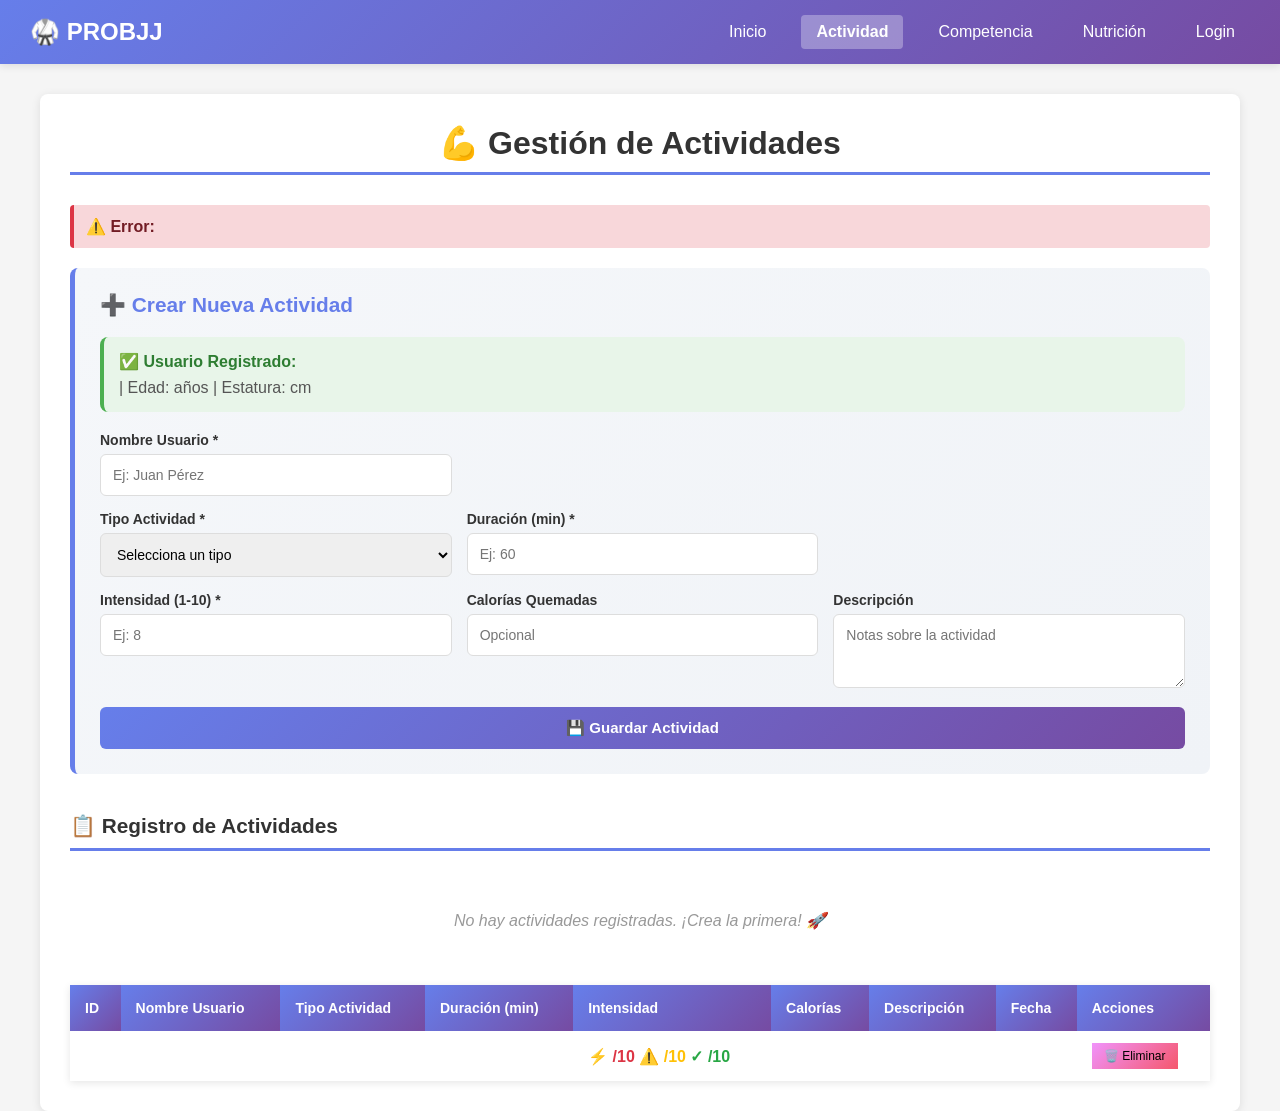
<file: src/main/resources/templates/actividad/index.html>
<!DOCTYPE html>
<html xmlns:th="http://www.thymeleaf.org">
<head>
    <meta charset="UTF-8">
    <meta name="viewport" content="width=device-width, initial-scale=1.0">
    <title>Actividad CRUD</title>
    <style>
        * {
            margin: 0;
            padding: 0;
            box-sizing: border-box;
        }
        
        body {
            font-family: 'Segoe UI', Tahoma, Geneva, Verdana, sans-serif;
            background-color: #f5f5f5;
            padding: 0;
            margin: 0;
        }
        
        /* Navbar Styles */
        .navbar {
            background: linear-gradient(135deg, #667eea 0%, #764ba2 100%);
            padding: 15px 30px;
            box-shadow: 0 2px 8px rgba(0,0,0,0.1);
            display: flex;
            justify-content: space-between;
            align-items: center;
            position: sticky;
            top: 0;
            z-index: 100;
        }
        
        .navbar-brand {
            font-size: 24px;
            font-weight: bold;
            color: white;
            text-decoration: none;
            display: flex;
            align-items: center;
            gap: 10px;
        }
        
        .navbar-nav {
            display: flex;
            gap: 20px;
            align-items: center;
        }
        
        .nav-link {
            color: white;
            text-decoration: none;
            font-size: 16px;
            padding: 8px 15px;
            border-radius: 4px;
            transition: all 0.3s ease;
            display: flex;
            align-items: center;
            gap: 5px;
        }
        
        .nav-link:hover {
            background-color: rgba(255,255,255,0.2);
            transform: translateY(-2px);
        }
        
        .nav-link.active {
            background-color: rgba(255,255,255,0.3);
            font-weight: 600;
        }
        
        .container {
            max-width: 1200px;
            margin: 0 auto;
            background-color: white;
            border-radius: 8px;
            padding: 30px;
            box-shadow: 0 2px 10px rgba(0,0,0,0.1);
            margin-top: 30px;
        }
        
        h1 {
            color: #333;
            margin-bottom: 30px;
            text-align: center;
            border-bottom: 3px solid #667eea;
            padding-bottom: 10px;
        }
        
        .form-section {
            background: linear-gradient(135deg, #f5f7fa 0%, #f0f3f7 100%);
            padding: 25px;
            border-radius: 8px;
            margin-bottom: 30px;
            border-left: 5px solid #667eea;
        }
        
        .form-section h2 {
            color: #667eea;
            font-size: 1.3em;
            margin-bottom: 20px;
        }
        
        .form-group {
            margin-bottom: 15px;
        }
        
        label {
            display: block;
            margin-bottom: 6px;
            color: #333;
            font-weight: 600;
            font-size: 14px;
        }
        
        input[type="number"],
        input[type="text"],
        select,
        textarea {
            width: 100%;
            padding: 12px;
            border: 1px solid #ddd;
            border-radius: 6px;
            font-size: 14px;
            font-family: inherit;
            transition: all 0.3s;
        }
        
        input[type="number"]:focus,
        input[type="text"]:focus,
        select:focus,
        textarea:focus {
            outline: none;
            border-color: #667eea;
            box-shadow: 0 0 8px rgba(102, 126, 234, 0.2);
        }
        
        .form-row {
            display: grid;
            grid-template-columns: 1fr 1fr 1fr;
            gap: 15px;
        }
        
        button {
            background: linear-gradient(135deg, #667eea 0%, #764ba2 100%);
            color: white;
            padding: 12px 24px;
            border: none;
            border-radius: 6px;
            cursor: pointer;
            font-size: 15px;
            font-weight: 600;
            transition: all 0.3s;
            width: 100%;
        }
        
        button:hover {
            transform: translateY(-2px);
            box-shadow: 0 5px 15px rgba(102, 126, 234, 0.4);
        }
        
        .table-section {
            margin-top: 40px;
        }
        
        .table-section h2 {
            color: #333;
            font-size: 1.3em;
            margin-bottom: 20px;
            border-bottom: 3px solid #667eea;
            padding-bottom: 10px;
        }
        
        table {
            width: 100%;
            border-collapse: collapse;
            margin-top: 15px;
            box-shadow: 0 2px 8px rgba(0,0,0,0.1);
        }
        
        th {
            background: linear-gradient(135deg, #667eea 0%, #764ba2 100%);
            color: white;
            padding: 15px;
            text-align: left;
            font-weight: 600;
            font-size: 14px;
        }
        
        td {
            padding: 12px 15px;
            border-bottom: 1px solid #eee;
        }
        
        tr:hover {
            background-color: #f8f9fa;
        }
        
        tr:last-child td {
            border-bottom: none;
        }
        
        .action-buttons {
            display: flex;
            gap: 8px;
        }
        
        .delete-btn {
            background: linear-gradient(135deg, #f093fb 0%, #f5576c 100%);
            padding: 6px 12px;
            font-size: 12px;
            width: auto;
        }
        
        .delete-btn:hover {
            box-shadow: 0 4px 12px rgba(245, 87, 108, 0.3);
        }
        
        .empty-message {
            text-align: center;
            color: #999;
            padding: 40px;
            font-style: italic;
            font-size: 16px;
        }
        
        .error-message {
            background-color: #f8d7da;
            border-left: 4px solid #dc3545;
            color: #721c24;
            padding: 12px;
            border-radius: 4px;
            margin-bottom: 20px;
        }

        @media (max-width: 768px) {
            .form-row {
                grid-template-columns: 1fr;
            }
            
            .navbar-nav {
                gap: 10px;
            }
            
            .nav-link {
                padding: 6px 10px;
                font-size: 14px;
            }
        }
    </style>
</head>
<body>
    <!-- Navbar -->
    <nav class="navbar">
        <a href="/" class="navbar-brand">
            🥋 PROBJJ
        </a>
        <div class="navbar-nav">
            <a href="/" class="nav-link">Inicio</a>
            <a href="/actividad/" class="nav-link active">Actividad</a>
            <a href="/competencia/" class="nav-link">Competencia</a>
            <a href="/nutrition/" class="nav-link">Nutrición</a>
            <a href="/login" class="nav-link">Login</a>
        </div>
    </nav>
    
    <div class="container">
        <h1>💪 Gestión de Actividades</h1>
        
        <!-- Mensaje de Error -->
        <div th:if="${error}" class="error-message">
            <strong>⚠️ Error:</strong> <span th:text="${error}"></span>
        </div>
        
        <!-- Formulario de Crear -->
        <div class="form-section">
            <h2>➕ Crear Nueva Actividad</h2>
            
            <div th:if="${sesionActiva}" style="background: #e8f5e9; padding: 15px; border-radius: 8px; margin-bottom: 20px; border-left: 4px solid #4CAF50;">
                <strong style="color: #2e7d32;">✅ Usuario Registrado:</strong>
                <p style="color: #555; margin: 8px 0 0 0;">
                    <strong th:text="${usuarioNombre}"></strong> 
                    | Edad: <span th:text="${usuarioEdad}"></span> años 
                    | Estatura: <span th:text="${usuarioEstatura}"></span> cm
                </p>
            </div>
            
            <form th:action="@{/actividad/create}" method="post">
                <input type="hidden" name="userName" th:value="${usuarioNombre}" th:if="${sesionActiva}">
                
                <div class="form-row" th:unless="${sesionActiva}">
                    <div class="form-group">
                        <label for="userName">Nombre Usuario *</label>
                        <input type="text" id="userName" name="userName" placeholder="Ej: Juan Pérez" required>
                    </div>
                </div>
                
                <div class="form-row">
                    <div class="form-group">
                        <label for="tipoActividad">Tipo Actividad *</label>
                        <select id="tipoActividad" name="tipoActividad" required>
                            <option value="">Selecciona un tipo</option>
                            <option value="Sparring">Sparring</option>
                            <option value="Técnica">Técnica</option>
                            <option value="Cardio">Cardio</option>
                            <option value="Fuerza">Fuerza</option>
                            <option value="Flexibilidad">Flexibilidad</option>
                            <option value="Otro">Otro</option>
                        </select>
                    </div>
                    <div class="form-group">
                        <label for="duracion">Duración (min) *</label>
                        <input type="number" id="duracion" name="duracion" min="1" max="480" placeholder="Ej: 60" required>
                    </div>
                </div>
                <div class="form-row">
                    <div class="form-group">
                        <label for="intensidad">Intensidad (1-10) *</label>
                        <input type="number" id="intensidad" name="intensidad" min="1" max="10" placeholder="Ej: 8" required>
                    </div>
                    <div class="form-group">
                        <label for="caloriasBurnadas">Calorías Quemadas</label>
                        <input type="number" id="caloriasBurnadas" name="caloriasBurnadas" step="0.1" placeholder="Opcional">
                    </div>
                    <div class="form-group">
                        <label for="descripcion">Descripción</label>
                        <textarea id="descripcion" name="descripcion" placeholder="Notas sobre la actividad" rows="3"></textarea>
                    </div>
                </div>
                <button type="submit">💾 Guardar Actividad</button>
            </form>
        </div>
        
        <!-- Tabla de Registros -->
        <div class="table-section">
            <h2>📋 Registro de Actividades</h2>
            <div th:if="${actividadList.isEmpty()}" class="empty-message">
                No hay actividades registradas. ¡Crea la primera! 🚀
            </div>
            <table th:if="${!actividadList.isEmpty()}">
                <thead>
                    <tr>
                        <th>ID</th>
                        <th>Nombre Usuario</th>
                        <th>Tipo Actividad</th>
                        <th>Duración (min)</th>
                        <th>Intensidad</th>
                        <th>Calorías</th>
                        <th>Descripción</th>
                        <th>Fecha</th>
                        <th>Acciones</th>
                    </tr>
                </thead>
                <tbody>
                    <tr th:each="actividad : ${actividadList}">
                        <td th:text="${actividad.id}"></td>
                        <td th:text="${actividad.userName}"></td>
                        <td th:text="${actividad.tipoActividad}"></td>
                        <td th:text="${actividad.duracion}"></td>
                        <td>
                            <span th:if="${actividad.intensidad >= 8}" style="color: #dc3545; font-weight: bold;">⚡ <span th:text="${actividad.intensidad}"></span>/10</span>
                            <span th:if="${actividad.intensidad < 8 && actividad.intensidad >= 5}" style="color: #ffc107; font-weight: bold;">⚠️ <span th:text="${actividad.intensidad}"></span>/10</span>
                            <span th:if="${actividad.intensidad < 5}" style="color: #28a745; font-weight: bold;">✓ <span th:text="${actividad.intensidad}"></span>/10</span>
                        </td>
                        <td th:text="${#numbers.formatDecimal(actividad.caloriasBurnadas, 1, 2)}"></td>
                        <td th:text="${actividad.descripcion}"></td>
                        <td th:text="${#temporals.format(actividad.createdAt, 'dd/MM/yyyy HH:mm')}"></td>
                        <td>
                            <div class="action-buttons">
                                <a th:href="@{/actividad/delete/{id}(id=${actividad.id})}" class="delete-btn" onclick="return confirm('¿Estás seguro?')">🗑️ Eliminar</a>
                            </div>
                        </td>
                    </tr>
                </tbody>
            </table>
        </div>
    </div>
</body>
</html>
</file>
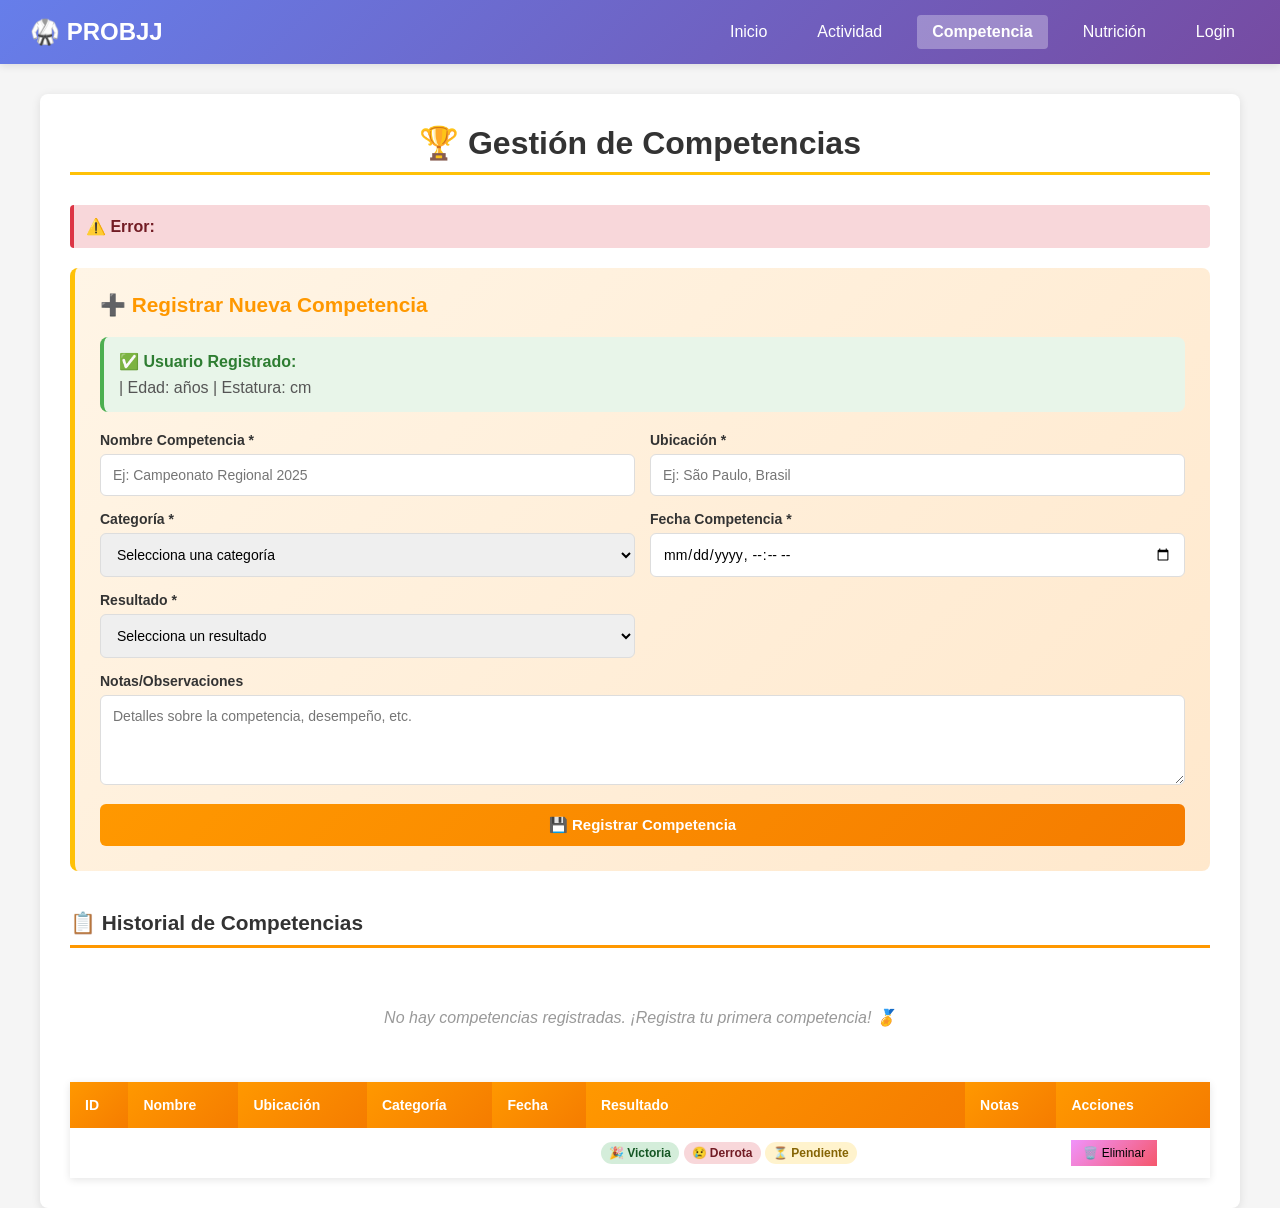
<file: src/main/resources/templates/competencia/index.html>
<!DOCTYPE html>
<html xmlns:th="http://www.thymeleaf.org">
<head>
    <meta charset="UTF-8">
    <meta name="viewport" content="width=device-width, initial-scale=1.0">
    <title>Competencia CRUD</title>
    <style>
        * {
            margin: 0;
            padding: 0;
            box-sizing: border-box;
        }
        
        body {
            font-family: 'Segoe UI', Tahoma, Geneva, Verdana, sans-serif;
            background-color: #f5f5f5;
            padding: 0;
            margin: 0;
        }
        
        /* Navbar Styles */
        .navbar {
            background: linear-gradient(135deg, #667eea 0%, #764ba2 100%);
            padding: 15px 30px;
            box-shadow: 0 2px 8px rgba(0,0,0,0.1);
            display: flex;
            justify-content: space-between;
            align-items: center;
            position: sticky;
            top: 0;
            z-index: 100;
        }
        
        .navbar-brand {
            font-size: 24px;
            font-weight: bold;
            color: white;
            text-decoration: none;
            display: flex;
            align-items: center;
            gap: 10px;
        }
        
        .navbar-nav {
            display: flex;
            gap: 20px;
            align-items: center;
        }
        
        .nav-link {
            color: white;
            text-decoration: none;
            font-size: 16px;
            padding: 8px 15px;
            border-radius: 4px;
            transition: all 0.3s ease;
            display: flex;
            align-items: center;
            gap: 5px;
        }
        
        .nav-link:hover {
            background-color: rgba(255,255,255,0.2);
            transform: translateY(-2px);
        }
        
        .nav-link.active {
            background-color: rgba(255,255,255,0.3);
            font-weight: 600;
        }
        
        .container {
            max-width: 1200px;
            margin: 0 auto;
            background-color: white;
            border-radius: 8px;
            padding: 30px;
            box-shadow: 0 2px 10px rgba(0,0,0,0.1);
            margin-top: 30px;
        }
        
        h1 {
            color: #333;
            margin-bottom: 30px;
            text-align: center;
            border-bottom: 3px solid #ffc107;
            padding-bottom: 10px;
        }
        
        .form-section {
            background: linear-gradient(135deg, #fff5e6 0%, #ffe8cc 100%);
            padding: 25px;
            border-radius: 8px;
            margin-bottom: 30px;
            border-left: 5px solid #ffc107;
        }
        
        .form-section h2 {
            color: #ff9800;
            font-size: 1.3em;
            margin-bottom: 20px;
        }
        
        .form-group {
            margin-bottom: 15px;
        }
        
        label {
            display: block;
            margin-bottom: 6px;
            color: #333;
            font-weight: 600;
            font-size: 14px;
        }
        
        input[type="number"],
        input[type="text"],
        input[type="datetime-local"],
        select,
        textarea {
            width: 100%;
            padding: 12px;
            border: 1px solid #ddd;
            border-radius: 6px;
            font-size: 14px;
            font-family: inherit;
            transition: all 0.3s;
        }
        
        input[type="number"]:focus,
        input[type="text"]:focus,
        input[type="datetime-local"]:focus,
        select:focus,
        textarea:focus {
            outline: none;
            border-color: #ff9800;
            box-shadow: 0 0 8px rgba(255, 152, 0, 0.2);
        }
        
        .form-row {
            display: grid;
            grid-template-columns: 1fr 1fr;
            gap: 15px;
        }
        
        .form-row-full {
            display: grid;
            grid-template-columns: 1fr;
            gap: 15px;
        }
        
        button {
            background: linear-gradient(135deg, #ff9800 0%, #f57c00 100%);
            color: white;
            padding: 12px 24px;
            border: none;
            border-radius: 6px;
            cursor: pointer;
            font-size: 15px;
            font-weight: 600;
            transition: all 0.3s;
            width: 100%;
        }
        
        button:hover {
            transform: translateY(-2px);
            box-shadow: 0 5px 15px rgba(255, 152, 0, 0.4);
        }
        
        .table-section {
            margin-top: 40px;
        }
        
        .table-section h2 {
            color: #333;
            font-size: 1.3em;
            margin-bottom: 20px;
            border-bottom: 3px solid #ff9800;
            padding-bottom: 10px;
        }
        
        table {
            width: 100%;
            border-collapse: collapse;
            margin-top: 15px;
            box-shadow: 0 2px 8px rgba(0,0,0,0.1);
        }
        
        th {
            background: linear-gradient(135deg, #ff9800 0%, #f57c00 100%);
            color: white;
            padding: 15px;
            text-align: left;
            font-weight: 600;
            font-size: 14px;
        }
        
        td {
            padding: 12px 15px;
            border-bottom: 1px solid #eee;
        }
        
        tr:hover {
            background-color: #fff5e6;
        }
        
        tr:last-child td {
            border-bottom: none;
        }
        
        .action-buttons {
            display: flex;
            gap: 8px;
        }
        
        .delete-btn {
            background: linear-gradient(135deg, #f093fb 0%, #f5576c 100%);
            padding: 6px 12px;
            font-size: 12px;
            width: auto;
        }
        
        .delete-btn:hover {
            box-shadow: 0 4px 12px rgba(245, 87, 108, 0.3);
        }
        
        .badge {
            display: inline-block;
            padding: 4px 8px;
            border-radius: 12px;
            font-size: 12px;
            font-weight: 600;
        }
        
        .badge-victoria {
            background-color: #d4edda;
            color: #155724;
        }
        
        .badge-derrota {
            background-color: #f8d7da;
            color: #721c24;
        }
        
        .badge-pendiente {
            background-color: #fff3cd;
            color: #856404;
        }
        
        .empty-message {
            text-align: center;
            color: #999;
            padding: 40px;
            font-style: italic;
            font-size: 16px;
        }
        
        .error-message {
            background-color: #f8d7da;
            border-left: 4px solid #dc3545;
            color: #721c24;
            padding: 12px;
            border-radius: 4px;
            margin-bottom: 20px;
        }

        @media (max-width: 768px) {
            .form-row {
                grid-template-columns: 1fr;
            }
            
            .navbar-nav {
                gap: 10px;
            }
            
            .nav-link {
                padding: 6px 10px;
                font-size: 14px;
            }
        }
    </style>
</head>
<body>
    <!-- Navbar -->
    <nav class="navbar">
        <a href="/" class="navbar-brand">
            🥋 PROBJJ
        </a>
        <div class="navbar-nav">
            <a href="/" class="nav-link">Inicio</a>
            <a href="/actividad/" class="nav-link">Actividad</a>
            <a href="/competencia/" class="nav-link active">Competencia</a>
            <a href="/nutrition/" class="nav-link">Nutrición</a>
            <a href="/login" class="nav-link">Login</a>
        </div>
    </nav>
    
    <div class="container">
        <h1>🏆 Gestión de Competencias</h1>
        
        <!-- Mensaje de Error -->
        <div th:if="${error}" class="error-message">
            <strong>⚠️ Error:</strong> <span th:text="${error}"></span>
        </div>
        
        <!-- Formulario de Crear -->
        <div class="form-section">
            <h2>➕ Registrar Nueva Competencia</h2>
            
            <div th:if="${sesionActiva}" style="background: #e8f5e9; padding: 15px; border-radius: 8px; margin-bottom: 20px; border-left: 4px solid #4CAF50;">
                <strong style="color: #2e7d32;">✅ Usuario Registrado:</strong>
                <p style="color: #555; margin: 8px 0 0 0;">
                    <strong th:text="${usuarioNombre}"></strong> 
                    | Edad: <span th:text="${usuarioEdad}"></span> años 
                    | Estatura: <span th:text="${usuarioEstatura}"></span> cm
                </p>
            </div>
            
            <form th:action="@{/competencia/create}" method="post">
                <div class="form-row">
                    <div class="form-group">
                        <label for="nombre">Nombre Competencia *</label>
                        <input type="text" id="nombre" name="nombre" placeholder="Ej: Campeonato Regional 2025" required>
                    </div>
                    <div class="form-group">
                        <label for="ubicacion">Ubicación *</label>
                        <input type="text" id="ubicacion" name="ubicacion" placeholder="Ej: São Paulo, Brasil" required>
                    </div>
                </div>
                <div class="form-row">
                    <div class="form-group">
                        <label for="categoria">Categoría *</label>
                        <select id="categoria" name="categoria" required>
                            <option value="">Selecciona una categoría</option>
                            <option value="Blanca">Blanca</option>
                            <option value="Azul">Azul</option>
                            <option value="Púrpura">Púrpura</option>
                            <option value="Marrón">Marrón</option>
                            <option value="Negro">Negro</option>
                        </select>
                    </div>
                    <div class="form-group">
                        <label for="fechaCompetencia">Fecha Competencia *</label>
                        <input type="datetime-local" id="fechaCompetencia" name="fechaCompetencia" required>
                    </div>
                </div>
                <div class="form-row">
                    <div class="form-group">
                        <label for="resultados">Resultado *</label>
                        <select id="resultados" name="resultados" required>
                            <option value="">Selecciona un resultado</option>
                            <option value="Victoria">Victoria 🎉</option>
                            <option value="Derrota">Derrota 😢</option>
                            <option value="Pendiente">Pendiente ⏳</option>
                        </select>
                    </div>
                </div>
                <div class="form-row-full">
                    <div class="form-group">
                        <label for="notas">Notas/Observaciones</label>
                        <textarea id="notas" name="notas" placeholder="Detalles sobre la competencia, desempeño, etc." rows="4"></textarea>
                    </div>
                </div>
                <button type="submit">💾 Registrar Competencia</button>
            </form>
        </div>
        
        <!-- Tabla de Registros -->
        <div class="table-section">
            <h2>📋 Historial de Competencias</h2>
            <div th:if="${competenciaList.isEmpty()}" class="empty-message">
                No hay competencias registradas. ¡Registra tu primera competencia! 🏅
            </div>
            <table th:if="${!competenciaList.isEmpty()}">
                <thead>
                    <tr>
                        <th>ID</th>
                        <th>Nombre</th>
                        <th>Ubicación</th>
                        <th>Categoría</th>
                        <th>Fecha</th>
                        <th>Resultado</th>
                        <th>Notas</th>
                        <th>Acciones</th>
                    </tr>
                </thead>
                <tbody>
                    <tr th:each="competencia : ${competenciaList}">
                        <td th:text="${competencia.id}"></td>
                        <td th:text="${competencia.nombre}"></td>
                        <td th:text="${competencia.ubicacion}"></td>
                        <td th:text="${competencia.categoria}"></td>
                        <td th:text="${#temporals.format(competencia.fechaCompetencia, 'dd/MM/yyyy HH:mm')}"></td>
                        <td>
                            <span th:if="${competencia.resultados == 'Victoria'}" class="badge badge-victoria">🎉 Victoria</span>
                            <span th:if="${competencia.resultados == 'Derrota'}" class="badge badge-derrota">😢 Derrota</span>
                            <span th:if="${competencia.resultados == 'Pendiente'}" class="badge badge-pendiente">⏳ Pendiente</span>
                        </td>
                        <td th:text="${competencia.notas}"></td>
                        <td>
                            <div class="action-buttons">
                                <a th:href="@{/competencia/delete/{id}(id=${competencia.id})}" class="delete-btn" onclick="return confirm('¿Estás seguro?')">🗑️ Eliminar</a>
                            </div>
                        </td>
                    </tr>
                </tbody>
            </table>
        </div>
    </div>
</body>
</html>
</file>
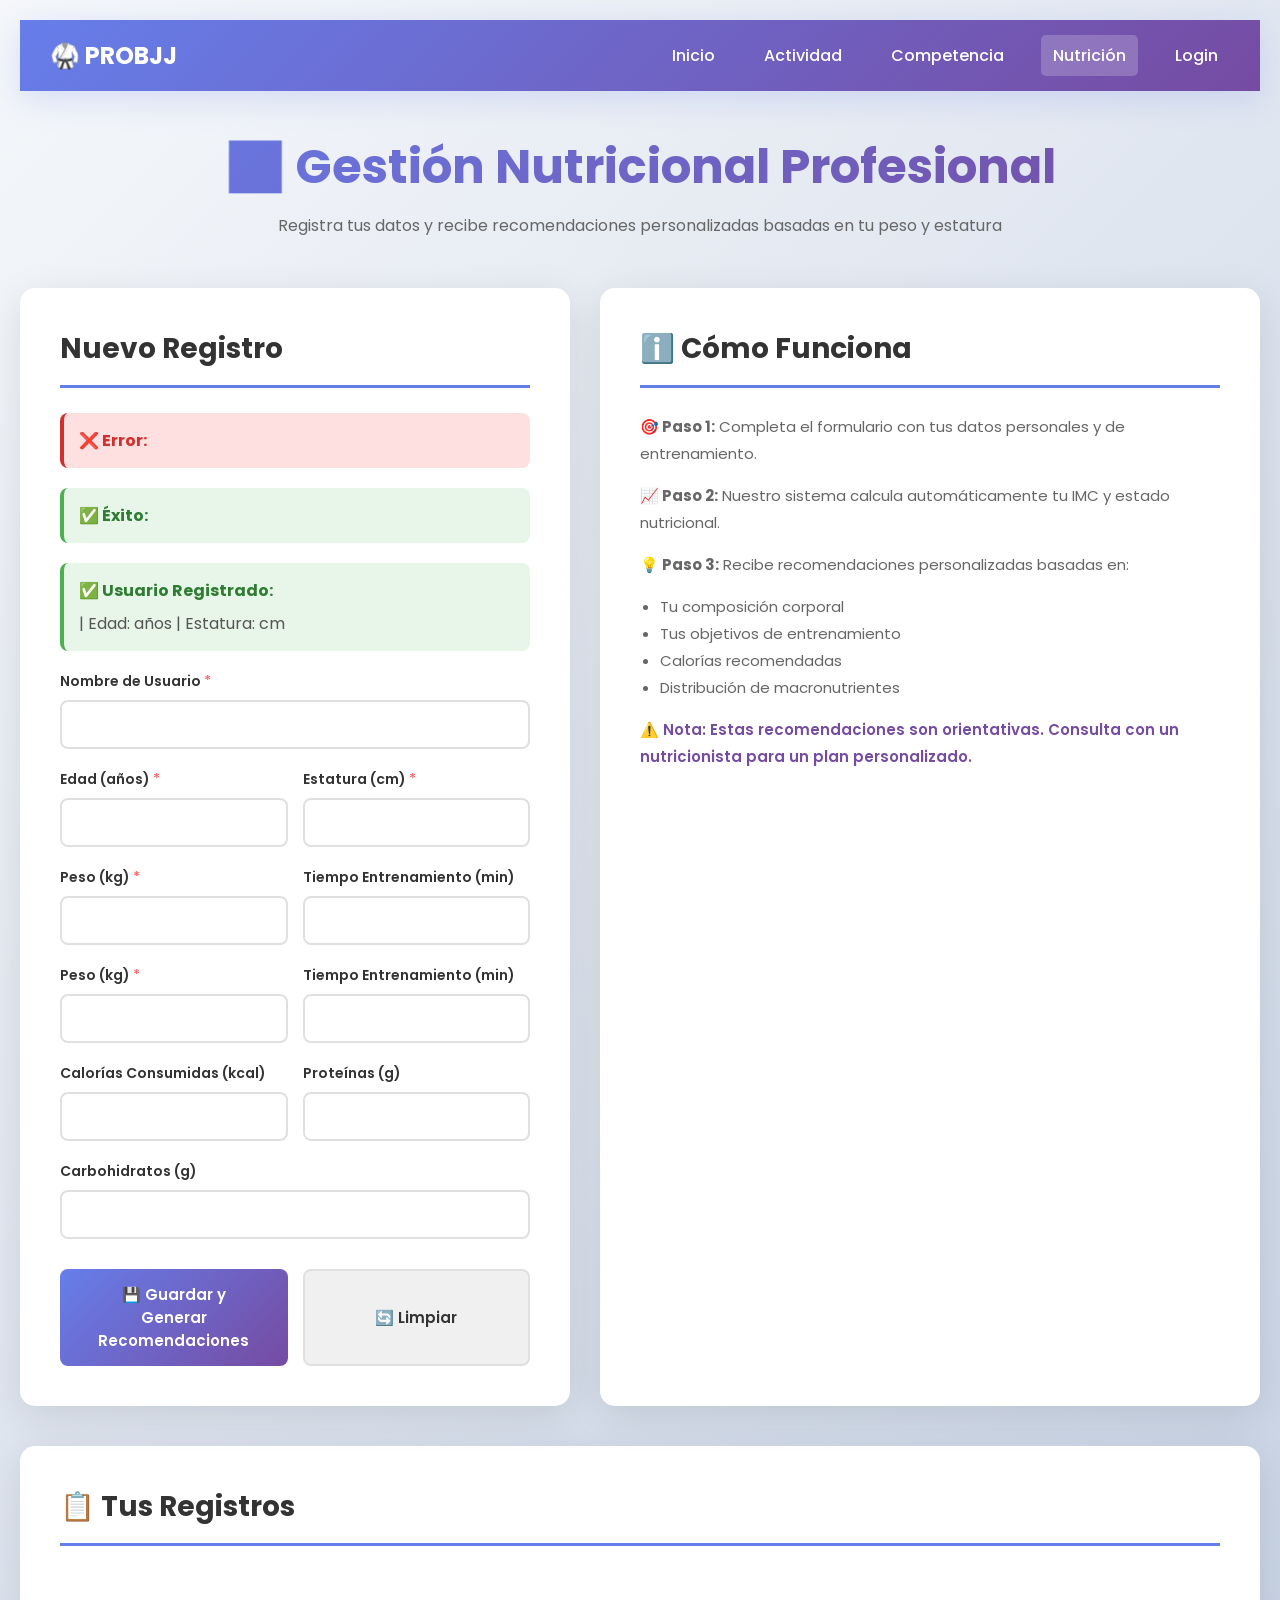
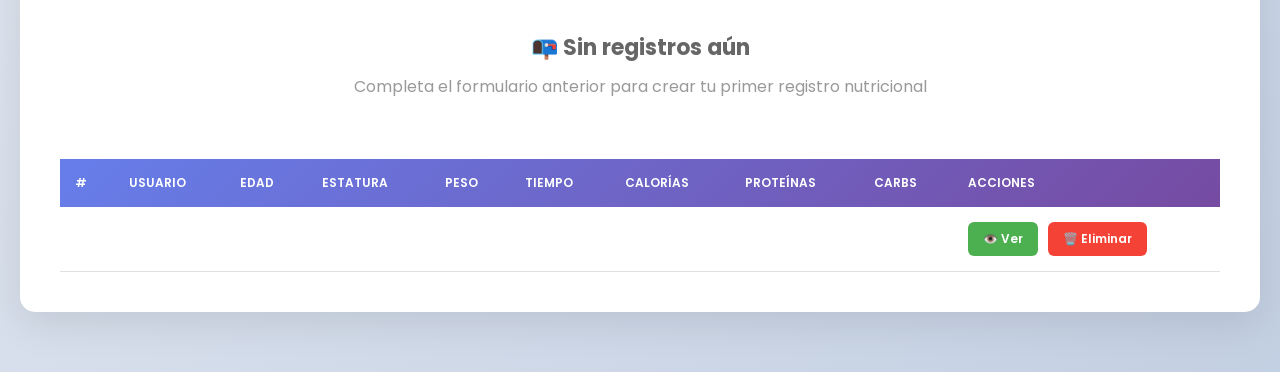
<file: src/main/resources/templates/nutrition/index.html>
<!DOCTYPE html>
<html lang="es" xmlns:th="http://www.thymeleaf.org">
<head>
    <meta charset="UTF-8">
    <meta name="viewport" content="width=device-width, initial-scale=1.0">
    <title>Gestión Nutricional - PROBJJ</title>
    <link href="https://fonts.googleapis.com/css2?family=Poppins:wght@300;400;500;600;700&display=swap" rel="stylesheet">
    <style>
        * {
            margin: 0;
            padding: 0;
            box-sizing: border-box;
        }

        body {
            font-family: 'Poppins', sans-serif;
            background: linear-gradient(135deg, #f5f7fa 0%, #c3cfe2 100%);
            min-height: 100vh;
            padding: 20px;
        }

        /* NAVBAR */
        .navbar {
            position: sticky;
            top: 0;
            z-index: 100;
            background: linear-gradient(135deg, #667eea 0%, #764ba2 100%);
            padding: 15px 30px;
            box-shadow: 0 8px 32px rgba(102, 126, 234, 0.2);
        }

        .navbar-content {
            max-width: 1400px;
            margin: 0 auto;
            display: flex;
            justify-content: space-between;
            align-items: center;
        }

        .navbar-brand {
            color: white;
            font-size: 24px;
            font-weight: 700;
            text-decoration: none;
            display: flex;
            align-items: center;
            gap: 10px;
        }

        .navbar-nav {
            display: flex;
            gap: 25px;
            align-items: center;
        }

        .nav-link {
            color: white;
            text-decoration: none;
            font-weight: 500;
            transition: all 0.3s;
            padding: 8px 12px;
            border-radius: 5px;
        }

        .nav-link:hover,
        .nav-link.active {
            background: rgba(255, 255, 255, 0.2);
        }

        .container {
            max-width: 1400px;
            margin: 40px auto;
        }

        .page-header {
            text-align: center;
            margin-bottom: 50px;
            color: #333;
        }

        .page-header h1 {
            font-size: 48px;
            font-weight: 700;
            margin-bottom: 10px;
            background: linear-gradient(135deg, #667eea 0%, #764ba2 100%);
            -webkit-background-clip: text;
            -webkit-text-fill-color: transparent;
            background-clip: text;
        }

        .page-header p {
            font-size: 16px;
            color: #666;
        }

        .main-content {
            display: grid;
            grid-template-columns: 1fr 1.2fr;
            gap: 30px;
            margin-bottom: 40px;
        }

        /* CARD FORM */
        .card {
            background: white;
            border-radius: 15px;
            box-shadow: 0 10px 40px rgba(0, 0, 0, 0.1);
            padding: 40px;
            transition: all 0.3s;
        }

        .card:hover {
            box-shadow: 0 15px 50px rgba(0, 0, 0, 0.15);
        }

        .card h2 {
            color: #333;
            margin-bottom: 25px;
            font-size: 28px;
            border-bottom: 3px solid #667eea;
            padding-bottom: 15px;
        }

        .form-group {
            margin-bottom: 20px;
        }

        .form-group label {
            display: block;
            margin-bottom: 8px;
            color: #333;
            font-weight: 600;
            font-size: 14px;
        }

        .form-group label .required {
            color: #ff6b6b;
        }

        .form-group input,
        .form-group textarea {
            width: 100%;
            padding: 12px 15px;
            border: 2px solid #e0e0e0;
            border-radius: 8px;
            font-family: 'Poppins', sans-serif;
            font-size: 14px;
            transition: all 0.3s;
        }

        .form-group input:focus,
        .form-group textarea:focus {
            outline: none;
            border-color: #667eea;
            box-shadow: 0 0 0 3px rgba(102, 126, 234, 0.1);
        }

        .form-row {
            display: grid;
            grid-template-columns: 1fr 1fr;
            gap: 15px;
        }

        .btn-group {
            display: grid;
            grid-template-columns: 1fr 1fr;
            gap: 15px;
            margin-top: 30px;
        }

        .btn {
            padding: 14px 28px;
            border: none;
            border-radius: 8px;
            font-weight: 600;
            cursor: pointer;
            font-family: 'Poppins', sans-serif;
            transition: all 0.3s;
            font-size: 15px;
        }

        .btn-primary {
            background: linear-gradient(135deg, #667eea 0%, #764ba2 100%);
            color: white;
        }

        .btn-primary:hover {
            transform: translateY(-2px);
            box-shadow: 0 10px 25px rgba(102, 126, 234, 0.3);
        }

        .btn-secondary {
            background: #f0f0f0;
            color: #333;
            border: 2px solid #e0e0e0;
        }

        .btn-secondary:hover {
            background: #e0e0e0;
        }

        .error-message {
            background: #ffe0e0;
            color: #d32f2f;
            padding: 15px;
            border-radius: 8px;
            margin-bottom: 20px;
            border-left: 4px solid #d32f2f;
        }

        .success-message {
            background: #e8f5e9;
            color: #2e7d32;
            padding: 15px;
            border-radius: 8px;
            margin-bottom: 20px;
            border-left: 4px solid #4CAF50;
        }

        /* TABLE SECTION */
        .table-section {
            background: white;
            border-radius: 15px;
            padding: 40px;
            box-shadow: 0 10px 40px rgba(0, 0, 0, 0.1);
        }

        .table-section h2 {
            color: #333;
            margin-bottom: 25px;
            font-size: 28px;
            border-bottom: 3px solid #667eea;
            padding-bottom: 15px;
        }

        .table-responsive {
            overflow-x: auto;
        }

        table {
            width: 100%;
            border-collapse: collapse;
            font-size: 14px;
        }

        table thead {
            background: linear-gradient(135deg, #667eea 0%, #764ba2 100%);
            color: white;
        }

        table th {
            padding: 15px;
            text-align: left;
            font-weight: 600;
            text-transform: uppercase;
            font-size: 12px;
        }

        table td {
            padding: 15px;
            border-bottom: 1px solid #e0e0e0;
            color: #555;
        }

        table tbody tr:hover {
            background: #f8f9ff;
        }

        .action-buttons {
            display: flex;
            gap: 10px;
        }

        .btn-small {
            padding: 8px 15px;
            font-size: 12px;
            border: none;
            border-radius: 6px;
            cursor: pointer;
            transition: all 0.3s;
            font-weight: 600;
        }

        .btn-view {
            background: #4CAF50;
            color: white;
        }

        .btn-view:hover {
            background: #45a049;
        }

        .btn-delete {
            background: #f44336;
            color: white;
        }

        .btn-delete:hover {
            background: #da190b;
        }

        .empty-state {
            text-align: center;
            padding: 60px 20px;
            color: #999;
        }

        .empty-state h3 {
            font-size: 22px;
            margin-bottom: 10px;
            color: #666;
        }

        @media (max-width: 1024px) {
            .main-content {
                grid-template-columns: 1fr;
            }
        }

        @media (max-width: 768px) {
            .form-row {
                grid-template-columns: 1fr;
            }

            .btn-group {
                grid-template-columns: 1fr;
            }

            .page-header h1 {
                font-size: 32px;
            }

            table {
                font-size: 12px;
            }

            table th,
            table td {
                padding: 10px;
            }
        }
    </style>
</head>
<body>
    <!-- NAVBAR -->
    <nav class="navbar">
        <div class="navbar-content">
            <a href="/" class="navbar-brand">🥋 PROBJJ</a>
            <div class="navbar-nav">
                <a href="/" class="nav-link">Inicio</a>
                <a href="/actividad/" class="nav-link">Actividad</a>
                <a href="/competencia/" class="nav-link">Competencia</a>
                <a href="/nutrition/" class="nav-link active">Nutrición</a>
                <a href="/login" class="nav-link">Login</a>
            </div>
        </div>
    </nav>

    <!-- PAGE CONTENT -->
    <div class="container">
        <!-- HEADER -->
        <div class="page-header">
            <h1>📊 Gestión Nutricional Profesional</h1>
            <p>Registra tus datos y recibe recomendaciones personalizadas basadas en tu peso y estatura</p>
        </div>

        <!-- MAIN CONTENT -->
        <div class="main-content">
            <!-- FORM CARD -->
            <div class="card">
                <h2>Nuevo Registro</h2>

                <div th:if="${error}" class="error-message">
                    <strong>❌ Error:</strong> <span th:text="${error}"></span>
                </div>

                <div th:if="${success}" class="success-message">
                    <strong>✅ Éxito:</strong> <span th:text="${success}"></span>
                </div>

                <div th:if="${sesionActiva}" style="background: #e8f5e9; padding: 15px; border-radius: 8px; margin-bottom: 20px; border-left: 4px solid #4CAF50;">
                    <strong style="color: #2e7d32;">✅ Usuario Registrado:</strong>
                    <p style="color: #555; margin: 8px 0 0 0;">
                        <strong th:text="${usuarioNombre}"></strong> 
                        | Edad: <span th:text="${usuarioEdad}"></span> años 
                        | Estatura: <span th:text="${usuarioEstatura}"></span> cm
                    </p>
                </div>

                <form th:action="@{/nutrition/create}" method="post">
                    <input type="hidden" name="userName" th:value="${usuarioNombre}" th:if="${sesionActiva}">
                    <input type="hidden" name="edad" th:value="${usuarioEdad}" th:if="${sesionActiva}">
                    <input type="hidden" name="estatura" th:value="${usuarioEstatura}" th:if="${sesionActiva}">

                    <div class="form-group" th:unless="${sesionActiva}">
                        <label>Nombre de Usuario <span class="required">*</span></label>
                        <input type="text" name="userName" th:value="${nutritionData.userName}" required>
                    </div>

                    <div class="form-row" th:unless="${sesionActiva}">
                        <div class="form-group">
                            <label>Edad (años) <span class="required">*</span></label>
                            <input type="number" name="edad" th:value="${nutritionData.edad}" required min="1" max="120">
                        </div>
                        <div class="form-group">
                            <label>Estatura (cm) <span class="required">*</span></label>
                            <input type="number" step="0.1" name="estatura" th:value="${nutritionData.estatura}" required min="100" max="250">
                        </div>
                    </div>

                    <div class="form-row" th:if="${sesionActiva}">
                        <div class="form-group">
                            <label>Peso (kg) <span class="required">*</span></label>
                            <input type="number" step="0.1" name="peso" th:value="${nutritionData.peso}" required min="20" max="300">
                        </div>
                        <div class="form-group">
                            <label>Tiempo Entrenamiento (min)</label>
                            <input type="number" name="tiempoEntrenamiento" th:value="${nutritionData.tiempoEntrenamiento}" min="0" max="480">
                        </div>
                    </div>

                    <div class="form-row" th:unless="${sesionActiva}">
                        <div class="form-group">
                            <label>Peso (kg) <span class="required">*</span></label>
                            <input type="number" step="0.1" name="peso" th:value="${nutritionData.peso}" required min="20" max="300">
                        </div>
                        <div class="form-group">
                            <label>Tiempo Entrenamiento (min)</label>
                            <input type="number" name="tiempoEntrenamiento" th:value="${nutritionData.tiempoEntrenamiento}" min="0" max="480">
                        </div>
                    </div>

                    <div class="form-row">
                        <div class="form-group">
                            <label>Calorías Consumidas (kcal)</label>
                            <input type="number" name="calories" th:value="${nutritionData.calories}" min="0" max="10000">
                        </div>
                        <div class="form-group">
                            <label>Proteínas (g)</label>
                            <input type="number" step="0.1" name="proteins" th:value="${nutritionData.proteins}" min="0">
                        </div>
                    </div>

                    <div class="form-group">
                        <label>Carbohidratos (g)</label>
                        <input type="number" step="0.1" name="carbohydrates" th:value="${nutritionData.carbohydrates}" min="0">
                    </div>

                    <div class="btn-group">
                        <button type="submit" class="btn btn-primary">💾 Guardar y Generar Recomendaciones</button>
                        <button type="reset" class="btn btn-secondary">🔄 Limpiar</button>
                    </div>
                </form>
            </div>

            <!-- INFO CARD -->
            <div class="card">
                <h2>ℹ️ Cómo Funciona</h2>
                <div style="color: #666; line-height: 1.8; font-size: 15px;">
                    <p style="margin-bottom: 15px;">
                        <strong>🎯 Paso 1:</strong> Completa el formulario con tus datos personales y de entrenamiento.
                    </p>
                    <p style="margin-bottom: 15px;">
                        <strong>📈 Paso 2:</strong> Nuestro sistema calcula automáticamente tu IMC y estado nutricional.
                    </p>
                    <p style="margin-bottom: 15px;">
                        <strong>💡 Paso 3:</strong> Recibe recomendaciones personalizadas basadas en:
                    </p>
                    <ul style="margin-left: 20px; margin-bottom: 15px;">
                        <li>Tu composición corporal</li>
                        <li>Tus objetivos de entrenamiento</li>
                        <li>Calorías recomendadas</li>
                        <li>Distribución de macronutrientes</li>
                    </ul>
                    <p style="color: #764ba2; font-weight: 600;">
                        ⚠️ Nota: Estas recomendaciones son orientativas. Consulta con un nutricionista para un plan personalizado.
                    </p>
                </div>
            </div>
        </div>

        <!-- TABLE SECTION -->
        <div class="table-section">
            <h2>📋 Tus Registros</h2>

            <div th:if="${nutritionList.isEmpty()}" class="empty-state">
                <h3>📭 Sin registros aún</h3>
                <p>Completa el formulario anterior para crear tu primer registro nutricional</p>
            </div>

            <div th:unless="${nutritionList.isEmpty()}" class="table-responsive">
                <table>
                    <thead>
                        <tr>
                            <th>#</th>
                            <th>Usuario</th>
                            <th>Edad</th>
                            <th>Estatura</th>
                            <th>Peso</th>
                            <th>Tiempo</th>
                            <th>Calorías</th>
                            <th>Proteínas</th>
                            <th>Carbs</th>
                            <th>Acciones</th>
                        </tr>
                    </thead>
                    <tbody>
                        <tr th:each="nutrition, status : ${nutritionList}">
                            <td th:text="${status.count}"></td>
                            <td th:text="${nutrition.userName}"></td>
                            <td th:text="${nutrition.edad}"></td>
                            <td th:text="${nutrition.estatura + ' cm'}"></td>
                            <td th:text="${nutrition.peso + ' kg'}"></td>
                            <td th:text="${nutrition.tiempoEntrenamiento + ' min'}"></td>
                            <td th:text="${nutrition.getCalories()}"></td>
                            <td th:text="${nutrition.getProteins()}"></td>
                            <td th:text="${nutrition.getCarbohydrates()}"></td>
                            <td>
                                <div class="action-buttons">
                                    <a th:href="@{/nutrition/recomendaciones/{id}(id=${nutrition.id})}" class="btn-small btn-view">👁️ Ver</a>
                                    <a th:href="@{/nutrition/delete/{id}(id=${nutrition.id})}" class="btn-small btn-delete" onclick="return confirm('¿Estás seguro?')">🗑️ Eliminar</a>
                                </div>
                            </td>
                        </tr>
                    </tbody>
                </table>
            </div>
        </div>
    </div>
</body>
</html>
</file>
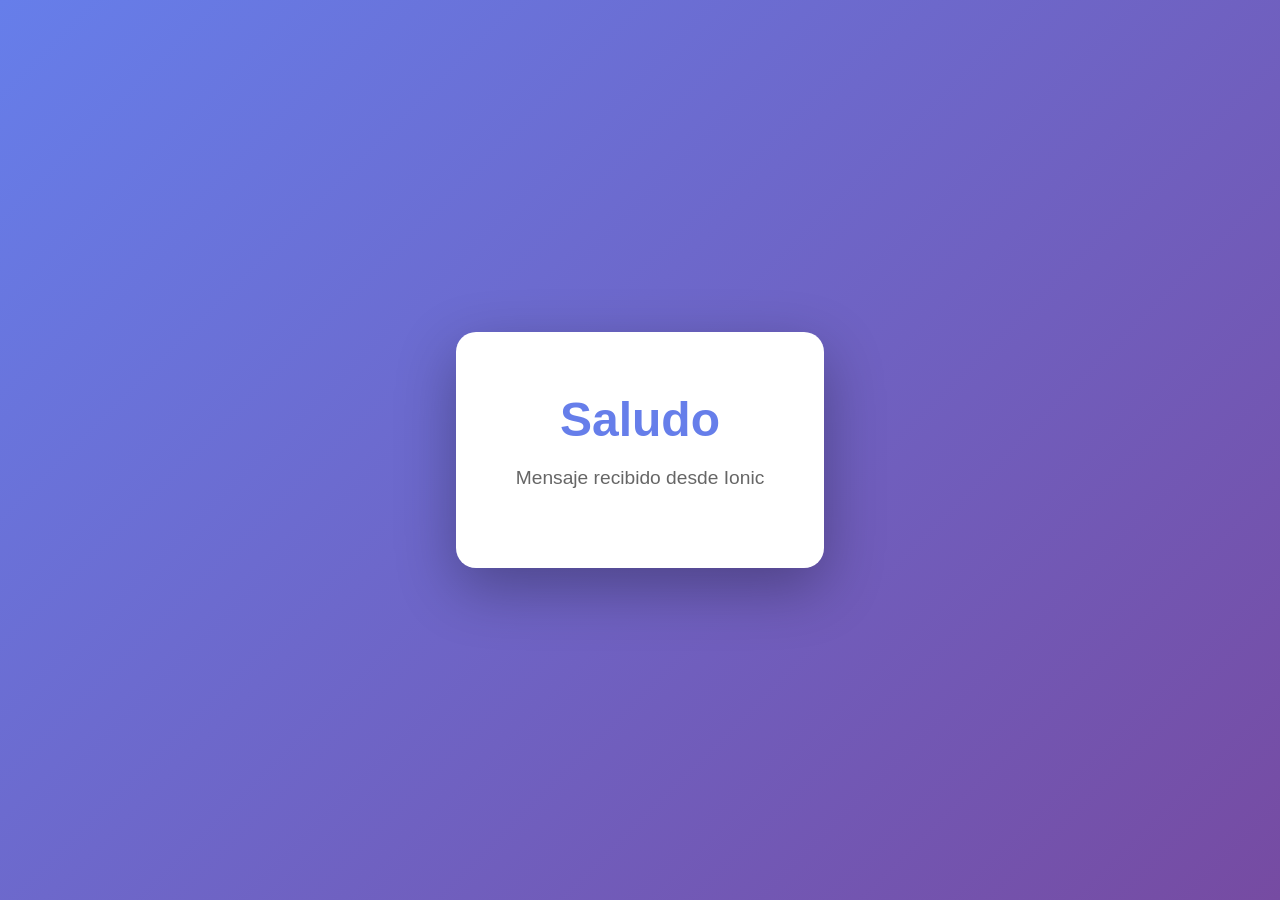
<file: src/main/resources/templates/saludo.html>
<!DOCTYPE html>
<html xmlns:th="http://www.thymeleaf.org">
<head>
    <meta charset="UTF-8">
    <title>Saludo desde Ionic</title>
    <style>
        body {
            margin: 0;
            padding: 0;
            display: flex;
            justify-content: center;
            align-items: center;
            min-height: 100vh;
            background: linear-gradient(135deg, #667eea 0%, #764ba2 100%);
            font-family: 'Arial', sans-serif;
        }
        .saludo-container {
            background: white;
            padding: 60px;
            border-radius: 20px;
            box-shadow: 0 20px 60px rgba(0,0,0,0.3);
            text-align: center;
            max-width: 600px;
        }
        h1 {
            color: #667eea;
            font-size: 3em;
            margin: 0;
            animation: fadeIn 1s ease-in;
        }
        p {
            color: #666;
            font-size: 1.2em;
            margin-top: 20px;
        }
        @keyframes fadeIn {
            from { opacity: 0; transform: translateY(-20px); }
            to { opacity: 1; transform: translateY(0); }
        }
    </style>
</head>
<body>
    <div class="saludo-container">
        <h1 th:text="${saludo}">Saludo</h1>
        <p>Mensaje recibido desde Ionic</p>
    </div>
</body>
</html>
</file>
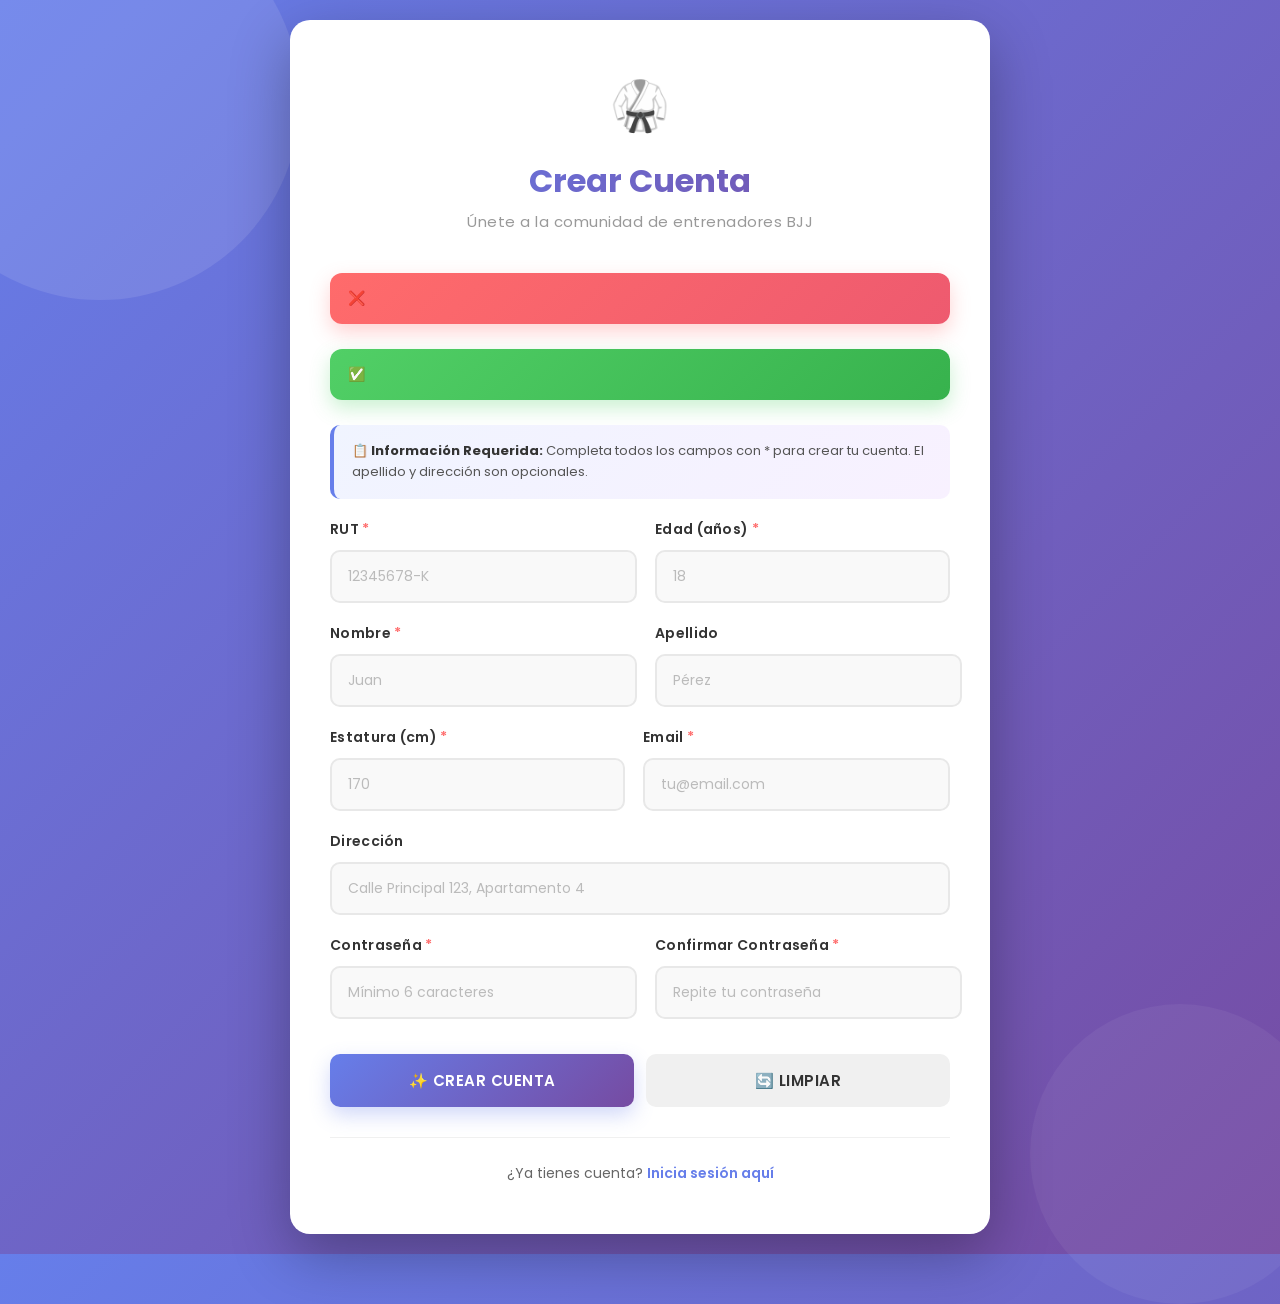
<file: src/main/resources/templates/auth/register.html>
<!DOCTYPE html>
<html lang="es" xmlns:th="http://www.thymeleaf.org">
<head>
    <meta charset="UTF-8">
    <meta name="viewport" content="width=device-width, initial-scale=1.0">
    <title>Crear Cuenta - PROBJJ</title>
    <link href="https://fonts.googleapis.com/css2?family=Poppins:wght@300;400;500;600;700&display=swap" rel="stylesheet">
    <style>
        * {
            margin: 0;
            padding: 0;
            box-sizing: border-box;
        }

        body {
            font-family: 'Poppins', sans-serif;
            background: linear-gradient(135deg, #667eea 0%, #764ba2 100%);
            min-height: 100vh;
            display: flex;
            justify-content: center;
            align-items: center;
            padding: 20px;
            position: relative;
            overflow-x: hidden;
        }

        /* Fondo decorativo */
        body::before {
            content: '';
            position: absolute;
            width: 400px;
            height: 400px;
            background: rgba(255, 255, 255, 0.1);
            border-radius: 50%;
            top: -100px;
            left: -100px;
            z-index: 1;
        }

        body::after {
            content: '';
            position: absolute;
            width: 300px;
            height: 300px;
            background: rgba(255, 255, 255, 0.05);
            border-radius: 50%;
            bottom: -50px;
            right: -50px;
            z-index: 1;
        }

        .register-container {
            width: 100%;
            max-width: 700px;
            z-index: 10;
            position: relative;
        }

        .register-card {
            background: white;
            border-radius: 20px;
            padding: 50px 40px;
            box-shadow: 0 20px 60px rgba(0, 0, 0, 0.3);
            backdrop-filter: blur(10px);
            animation: slideUp 0.6s ease-out;
        }

        @keyframes slideUp {
            from {
                opacity: 0;
                transform: translateY(30px);
            }
            to {
                opacity: 1;
                transform: translateY(0);
            }
        }

        .register-header {
            text-align: center;
            margin-bottom: 40px;
            position: relative;
        }

        .register-header .logo {
            font-size: 48px;
            margin-bottom: 15px;
            animation: bounce 2s infinite;
        }

        @keyframes bounce {
            0%, 100% {
                transform: translateY(0);
            }
            50% {
                transform: translateY(-10px);
            }
        }

        .register-header h1 {
            color: #333;
            font-size: 32px;
            font-weight: 700;
            margin-bottom: 5px;
            background: linear-gradient(135deg, #667eea 0%, #764ba2 100%);
            -webkit-background-clip: text;
            -webkit-text-fill-color: transparent;
            background-clip: text;
        }

        .register-header .subtitle {
            color: #999;
            font-size: 15px;
            font-weight: 400;
            letter-spacing: 0.5px;
        }

        .error-message {
            background: linear-gradient(135deg, #ff6b6b 0%, #ee5a6f 100%);
            color: white;
            padding: 15px 18px;
            border-radius: 12px;
            margin-bottom: 25px;
            box-shadow: 0 8px 20px rgba(255, 107, 107, 0.3);
            display: flex;
            align-items: center;
            gap: 12px;
            font-size: 14px;
            font-weight: 500;
            animation: shake 0.5s ease-out;
        }

        .success-message {
            background: linear-gradient(135deg, #51cf66 0%, #37b24d 100%);
            color: white;
            padding: 15px 18px;
            border-radius: 12px;
            margin-bottom: 25px;
            box-shadow: 0 8px 20px rgba(81, 207, 102, 0.3);
            display: flex;
            align-items: center;
            gap: 12px;
            font-size: 14px;
            font-weight: 500;
            animation: slideDown 0.5s ease-out;
        }

        @keyframes slideDown {
            from {
                opacity: 0;
                transform: translateY(-20px);
            }
            to {
                opacity: 1;
                transform: translateY(0);
            }
        }

        @keyframes shake {
            0%, 100% {
                transform: translateX(0);
            }
            25% {
                transform: translateX(-10px);
            }
            75% {
                transform: translateX(10px);
            }
        }

        .form-row {
            display: grid;
            grid-template-columns: 1fr 1fr;
            gap: 18px;
            margin-bottom: 20px;
        }

        .form-row.full {
            grid-template-columns: 1fr;
        }

        .form-group {
            display: flex;
            flex-direction: column;
        }

        .form-group label {
            display: block;
            margin-bottom: 10px;
            color: #333;
            font-weight: 600;
            font-size: 14px;
            letter-spacing: 0.3px;
        }

        .form-group label .required {
            color: #ff6b6b;
        }

        .form-group input {
            padding: 14px 16px;
            border: 2px solid #e8e8e8;
            border-radius: 10px;
            font-size: 14px;
            font-family: 'Poppins', sans-serif;
            transition: all 0.3s ease;
            background: #f9f9f9;
        }

        .form-group input::placeholder {
            color: #bbb;
        }

        .form-group input:focus {
            outline: none;
            border-color: #667eea;
            background: white;
            box-shadow: 0 0 0 4px rgba(102, 126, 234, 0.15);
            transform: translateY(-2px);
        }

        .form-group input:hover {
            border-color: #ddd;
        }

        .btn-container {
            margin-top: 35px;
            display: flex;
            gap: 12px;
        }

        .register-btn {
            flex: 1;
            padding: 15px 24px;
            background: linear-gradient(135deg, #667eea 0%, #764ba2 100%);
            color: white;
            border: none;
            border-radius: 10px;
            font-size: 15px;
            font-weight: 600;
            cursor: pointer;
            transition: all 0.3s ease;
            font-family: 'Poppins', sans-serif;
            box-shadow: 0 8px 20px rgba(102, 126, 234, 0.3);
            text-transform: uppercase;
            letter-spacing: 0.5px;
        }

        .register-btn:hover {
            transform: translateY(-3px);
            box-shadow: 0 12px 30px rgba(102, 126, 234, 0.4);
        }

        .register-btn:active {
            transform: translateY(-1px);
        }

        .btn-secondary {
            background: #f0f0f0;
            color: #333;
            box-shadow: none;
        }

        .btn-secondary:hover {
            background: #e0e0e0;
            box-shadow: 0 8px 20px rgba(0, 0, 0, 0.1);
        }

        .register-footer {
            text-align: center;
            margin-top: 30px;
            padding-top: 25px;
            border-top: 1px solid #f0f0f0;
            font-size: 14px;
            color: #666;
        }

        .register-footer a {
            color: #667eea;
            text-decoration: none;
            font-weight: 600;
            transition: all 0.3s ease;
            border-bottom: 2px solid transparent;
        }

        .register-footer a:hover {
            color: #764ba2;
            border-bottom-color: #764ba2;
        }

        .info-box {
            background: linear-gradient(135deg, #f0f4ff 0%, #f8f1ff 100%);
            border-left: 4px solid #667eea;
            padding: 16px 18px;
            border-radius: 10px;
            margin-bottom: 20px;
            font-size: 13px;
            color: #555;
            line-height: 1.6;
        }

        .info-box strong {
            color: #333;
        }

        @media (max-width: 768px) {
            .register-card {
                padding: 35px 25px;
            }

            .register-header h1 {
                font-size: 26px;
            }

            .form-row {
                grid-template-columns: 1fr;
                gap: 15px;
            }

            .btn-container {
                flex-direction: column;
            }

            body::before {
                width: 300px;
                height: 300px;
                top: -80px;
                left: -80px;
            }

            body::after {
                width: 200px;
                height: 200px;
            }
        }

        @media (max-width: 480px) {
            .register-card {
                padding: 30px 20px;
            }

            .register-header h1 {
                font-size: 24px;
            }

            .register-header .logo {
                font-size: 40px;
            }

            .form-group input {
                padding: 12px 14px;
                font-size: 13px;
            }
        }
    </style>
</head>
<body>
    <div class="register-container">
        <div class="register-card">
            <!-- HEADER -->
            <div class="register-header">
                <div class="logo">🥋</div>
                <h1>Crear Cuenta</h1>
                <p class="subtitle">Únete a la comunidad de entrenadores BJJ</p>
            </div>

            <!-- ERROR MESSAGE -->
            <div th:if="${error}" class="error-message">
                <span>❌</span>
                <span th:text="${error}"></span>
            </div>

            <!-- SUCCESS MESSAGE -->
            <div th:if="${success}" class="success-message">
                <span>✅</span>
                <span th:text="${success}"></span>
            </div>

            <!-- INFO BOX -->
            <div class="info-box">
                <strong>📋 Información Requerida:</strong> Completa todos los campos con * para crear tu cuenta. El apellido y dirección son opcionales.
            </div>

            <!-- FORM -->
            <form action="/register" method="post">
                <!-- RUT y EDAD -->
                <div class="form-row">
                    <div class="form-group">
                        <label for="rut">RUT <span class="required">*</span></label>
                        <input type="text" id="rut" name="rut" required placeholder="12345678-K">
                    </div>
                    <div class="form-group">
                        <label for="edad">Edad (años) <span class="required">*</span></label>
                        <input type="number" id="edad" name="edad" required min="13" max="120" placeholder="18">
                    </div>
                </div>

                <!-- NOMBRE y APELLIDO -->
                <div class="form-row">
                    <div class="form-group">
                        <label for="nombre">Nombre <span class="required">*</span></label>
                        <input type="text" id="nombre" name="nombre" required placeholder="Juan">
                    </div>
                    <div class="form-group">
                        <label for="apellido">Apellido</label>
                        <input type="text" id="apellido" name="apellido" placeholder="Pérez">
                    </div>
                </div>

                <!-- ESTATURA y EMAIL -->
                <div class="form-row">
                    <div class="form-group">
                        <label for="estatura">Estatura (cm) <span class="required">*</span></label>
                        <input type="number" id="estatura" name="estatura" required min="100" max="250" step="0.1" placeholder="170">
                    </div>
                    <div class="form-group">
                        <label for="email">Email <span class="required">*</span></label>
                        <input type="email" id="email" name="email" required placeholder="tu@email.com">
                    </div>
                </div>

                <!-- DIRECCIÓN -->
                <div class="form-row full">
                    <div class="form-group">
                        <label for="direccion">Dirección</label>
                        <input type="text" id="direccion" name="direccion" placeholder="Calle Principal 123, Apartamento 4">
                    </div>
                </div>

                <!-- CONTRASEÑAS -->
                <div class="form-row">
                    <div class="form-group">
                        <label for="password">Contraseña <span class="required">*</span></label>
                        <input type="password" id="password" name="password" required placeholder="Mínimo 6 caracteres">
                    </div>
                    <div class="form-group">
                        <label for="confirmPassword">Confirmar Contraseña <span class="required">*</span></label>
                        <input type="password" id="confirmPassword" name="confirmPassword" required placeholder="Repite tu contraseña">
                    </div>
                </div>

                <!-- BUTTONS -->
                <div class="btn-container">
                    <button type="submit" class="register-btn">✨ Crear Cuenta</button>
                    <button type="reset" class="register-btn btn-secondary">🔄 Limpiar</button>
                </div>
            </form>

            <!-- FOOTER -->
            <div class="register-footer">
                ¿Ya tienes cuenta? 
                <a href="/login">Inicia sesión aquí</a>
            </div>
        </div>
    </div>
</body>
</html>
</file>
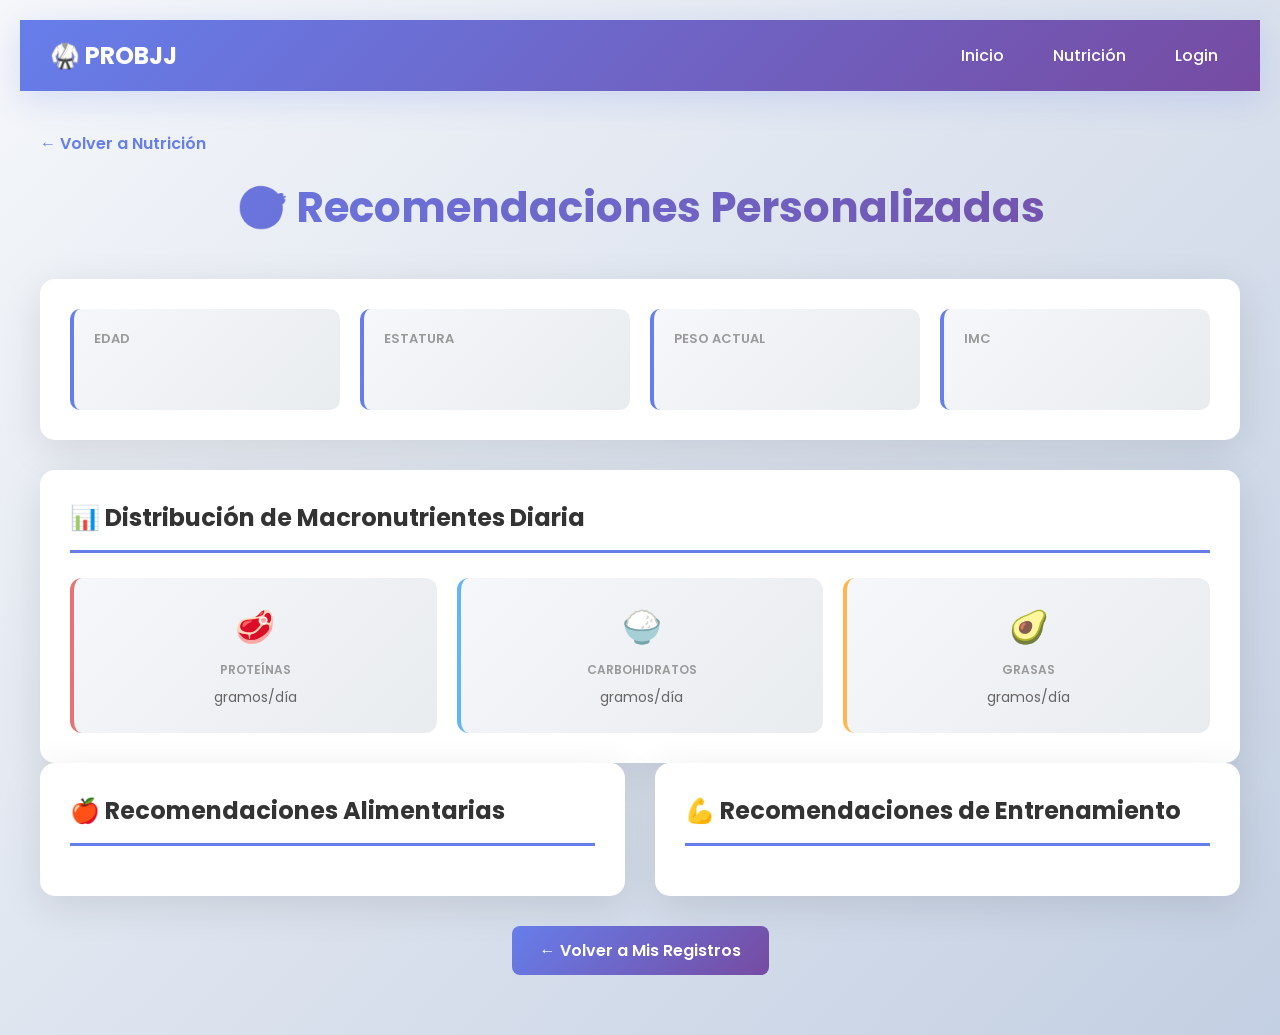
<file: src/main/resources/templates/nutrition/recomendaciones.html>
<!DOCTYPE html>
<html lang="es" xmlns:th="http://www.thymeleaf.org">
<head>
    <meta charset="UTF-8">
    <meta name="viewport" content="width=device-width, initial-scale=1.0">
    <title>Recomendaciones Nutricionales - PROBJJ</title>
    <link href="https://fonts.googleapis.com/css2?family=Poppins:wght@300;400;500;600;700&display=swap" rel="stylesheet">
    <style>
        * {
            margin: 0;
            padding: 0;
            box-sizing: border-box;
        }

        body {
            font-family: 'Poppins', sans-serif;
            background: linear-gradient(135deg, #f5f7fa 0%, #c3cfe2 100%);
            min-height: 100vh;
            padding: 20px;
        }

        .navbar {
            position: sticky;
            top: 0;
            z-index: 100;
            background: linear-gradient(135deg, #667eea 0%, #764ba2 100%);
            padding: 15px 30px;
            box-shadow: 0 8px 32px rgba(102, 126, 234, 0.2);
        }

        .navbar-content {
            max-width: 1400px;
            margin: 0 auto;
            display: flex;
            justify-content: space-between;
            align-items: center;
        }

        .navbar-brand {
            color: white;
            font-size: 24px;
            font-weight: 700;
            text-decoration: none;
            display: flex;
            align-items: center;
            gap: 10px;
        }

        .navbar-nav {
            display: flex;
            gap: 25px;
            align-items: center;
        }

        .nav-link {
            color: white;
            text-decoration: none;
            font-weight: 500;
            transition: all 0.3s;
            padding: 8px 12px;
            border-radius: 5px;
        }

        .nav-link:hover {
            background: rgba(255, 255, 255, 0.2);
        }

        .container {
            max-width: 1200px;
            margin: 40px auto;
        }

        .back-link {
            display: inline-block;
            margin-bottom: 20px;
            color: #667eea;
            text-decoration: none;
            font-weight: 600;
            transition: all 0.3s;
        }

        .back-link:hover {
            color: #764ba2;
            transform: translateX(-5px);
        }

        .header {
            text-align: center;
            margin-bottom: 40px;
        }

        .header h1 {
            font-size: 42px;
            font-weight: 700;
            background: linear-gradient(135deg, #667eea 0%, #764ba2 100%);
            -webkit-background-clip: text;
            -webkit-text-fill-color: transparent;
            background-clip: text;
            margin-bottom: 10px;
        }

        .header p {
            color: #666;
            font-size: 16px;
        }

        .user-info {
            background: white;
            border-radius: 15px;
            padding: 30px;
            margin-bottom: 30px;
            box-shadow: 0 10px 40px rgba(0, 0, 0, 0.1);
        }

        .info-grid {
            display: grid;
            grid-template-columns: repeat(auto-fit, minmax(200px, 1fr));
            gap: 20px;
        }

        .info-card {
            background: linear-gradient(135deg, #f5f7fa 0%, #e9ecef 100%);
            padding: 20px;
            border-radius: 10px;
            border-left: 4px solid #667eea;
        }

        .info-label {
            color: #999;
            font-size: 13px;
            font-weight: 600;
            text-transform: uppercase;
            margin-bottom: 8px;
        }

        .info-value {
            color: #333;
            font-size: 24px;
            font-weight: 700;
        }

        .imc-badge {
            display: inline-block;
            padding: 8px 16px;
            border-radius: 20px;
            font-weight: 600;
            font-size: 14px;
            margin-top: 10px;
        }

        .imc-bajo {
            background: #bbdefb;
            color: #1565c0;
        }

        .imc-normal {
            background: #c8e6c9;
            color: #2e7d32;
        }

        .imc-sobrepeso {
            background: #ffe0b2;
            color: #e65100;
        }

        .imc-obesidad {
            background: #ffccbc;
            color: #bf360c;
        }

        .content-grid {
            display: grid;
            grid-template-columns: 1fr 1fr;
            gap: 30px;
            margin-bottom: 30px;
        }

        .recommendation-card {
            background: white;
            border-radius: 15px;
            padding: 30px;
            box-shadow: 0 10px 40px rgba(0, 0, 0, 0.1);
        }

        .recommendation-card h2 {
            color: #333;
            margin-bottom: 20px;
            font-size: 24px;
            border-bottom: 3px solid #667eea;
            padding-bottom: 15px;
        }

        .recommendation-card p {
            color: #555;
            line-height: 1.8;
            white-space: pre-wrap;
            font-size: 14px;
        }

        .macro-container {
            background: white;
            border-radius: 15px;
            padding: 30px;
            box-shadow: 0 10px 40px rgba(0, 0, 0, 0.1);
            grid-column: 1 / -1;
        }

        .macro-container h2 {
            color: #333;
            margin-bottom: 25px;
            font-size: 24px;
            border-bottom: 3px solid #667eea;
            padding-bottom: 15px;
        }

        .macro-grid {
            display: grid;
            grid-template-columns: repeat(auto-fit, minmax(250px, 1fr));
            gap: 20px;
        }

        .macro-card {
            background: linear-gradient(135deg, #f5f7fa 0%, #e9ecef 100%);
            padding: 25px;
            border-radius: 12px;
            border-left: 4px solid #667eea;
            text-align: center;
        }

        .macro-card.protein {
            border-left-color: #e57373;
        }

        .macro-card.carbs {
            border-left-color: #64b5f6;
        }

        .macro-card.fat {
            border-left-color: #ffb74d;
        }

        .macro-icon {
            font-size: 32px;
            margin-bottom: 10px;
        }

        .macro-label {
            color: #999;
            font-size: 12px;
            text-transform: uppercase;
            font-weight: 600;
            margin-bottom: 8px;
        }

        .macro-value {
            color: #333;
            font-size: 28px;
            font-weight: 700;
            margin-bottom: 5px;
        }

        .macro-unit {
            color: #666;
            font-size: 14px;
        }

        .btn {
            display: inline-block;
            padding: 12px 28px;
            background: linear-gradient(135deg, #667eea 0%, #764ba2 100%);
            color: white;
            text-decoration: none;
            border-radius: 8px;
            font-weight: 600;
            transition: all 0.3s;
            border: none;
            cursor: pointer;
        }

        .btn:hover {
            transform: translateY(-2px);
            box-shadow: 0 10px 25px rgba(102, 126, 234, 0.3);
        }

        .action-buttons {
            text-align: center;
            margin-top: 30px;
        }

        @media (max-width: 768px) {
            .content-grid {
                grid-template-columns: 1fr;
            }

            .header h1 {
                font-size: 28px;
            }

            .info-grid {
                grid-template-columns: 1fr;
            }

            .macro-grid {
                grid-template-columns: 1fr;
            }
        }
    </style>
</head>
<body>
    <!-- NAVBAR -->
    <nav class="navbar">
        <div class="navbar-content">
            <a href="/" class="navbar-brand">🥋 PROBJJ</a>
            <div class="navbar-nav">
                <a href="/" class="nav-link">Inicio</a>
                <a href="/nutrition/" class="nav-link active">Nutrición</a>
                <a href="/login" class="nav-link">Login</a>
            </div>
        </div>
    </nav>

    <!-- MAIN CONTENT -->
    <div class="container">
        <a href="/nutrition/" class="back-link">← Volver a Nutrición</a>

        <!-- HEADER -->
        <div class="header">
            <h1>🎯 Recomendaciones Personalizadas</h1>
            <p th:text="'Usuario: ' + ${nutrition.userName}"></p>
        </div>

        <!-- USER INFO -->
        <div class="user-info">
            <div class="info-grid">
                <div class="info-card">
                    <div class="info-label">Edad</div>
                    <div class="info-value" th:text="${nutrition.edad} + ' años'"></div>
                </div>
                <div class="info-card">
                    <div class="info-label">Estatura</div>
                    <div class="info-value" th:text="${nutrition.estatura} + ' cm'"></div>
                </div>
                <div class="info-card">
                    <div class="info-label">Peso Actual</div>
                    <div class="info-value" th:text="${nutrition.peso} + ' kg'"></div>
                </div>
                <div class="info-card">
                    <div class="info-label">IMC</div>
                    <div class="info-value" th:each="rec : ${recomendaciones}" th:text="${#numbers.formatDecimal(rec.imc, 1, 1)}"></div>
                    <div class="imc-badge" 
                         th:classappend="${recomendaciones[0].categoriaImc == 'Bajo peso' ? 'imc-bajo' : 
                                         recomendaciones[0].categoriaImc == 'Peso normal' ? 'imc-normal' : 
                                         recomendaciones[0].categoriaImc == 'Sobrepeso' ? 'imc-sobrepeso' : 'imc-obesidad'}"
                         th:each="rec : ${recomendaciones}"
                         th:text="${rec.categoriaImc}"></div>
                </div>
            </div>
        </div>

        <!-- MACRONUTRIENTS -->
        <div class="macro-container" th:each="rec : ${recomendaciones}">
            <h2>📊 Distribución de Macronutrientes Diaria</h2>
            <div class="macro-grid">
                <div class="macro-card protein">
                    <div class="macro-icon">🥩</div>
                    <div class="macro-label">Proteínas</div>
                    <div class="macro-value" th:text="${rec.proteinasGramos}"></div>
                    <div class="macro-unit">gramos/día</div>
                </div>
                <div class="macro-card carbs">
                    <div class="macro-icon">🍚</div>
                    <div class="macro-label">Carbohidratos</div>
                    <div class="macro-value" th:text="${rec.carbohidratosGramos}"></div>
                    <div class="macro-unit">gramos/día</div>
                </div>
                <div class="macro-card fat">
                    <div class="macro-icon">🥑</div>
                    <div class="macro-label">Grasas</div>
                    <div class="macro-value" th:text="${rec.grasasGramos}"></div>
                    <div class="macro-unit">gramos/día</div>
                </div>
            </div>
        </div>

        <!-- RECOMMENDATIONS -->
        <div class="content-grid">
            <div class="recommendation-card" th:each="rec : ${recomendaciones}">
                <h2>🍎 Recomendaciones Alimentarias</h2>
                <p th:text="${rec.recomendacionesAlimentarias}"></p>
            </div>

            <div class="recommendation-card" th:each="rec : ${recomendaciones}">
                <h2>💪 Recomendaciones de Entrenamiento</h2>
                <p th:text="${rec.recomendacionesEntrenamiento}"></p>
            </div>
        </div>

        <!-- ACTION BUTTONS -->
        <div class="action-buttons">
            <a href="/nutrition/" class="btn">← Volver a Mis Registros</a>
        </div>
    </div>
</body>
</html>
</file>
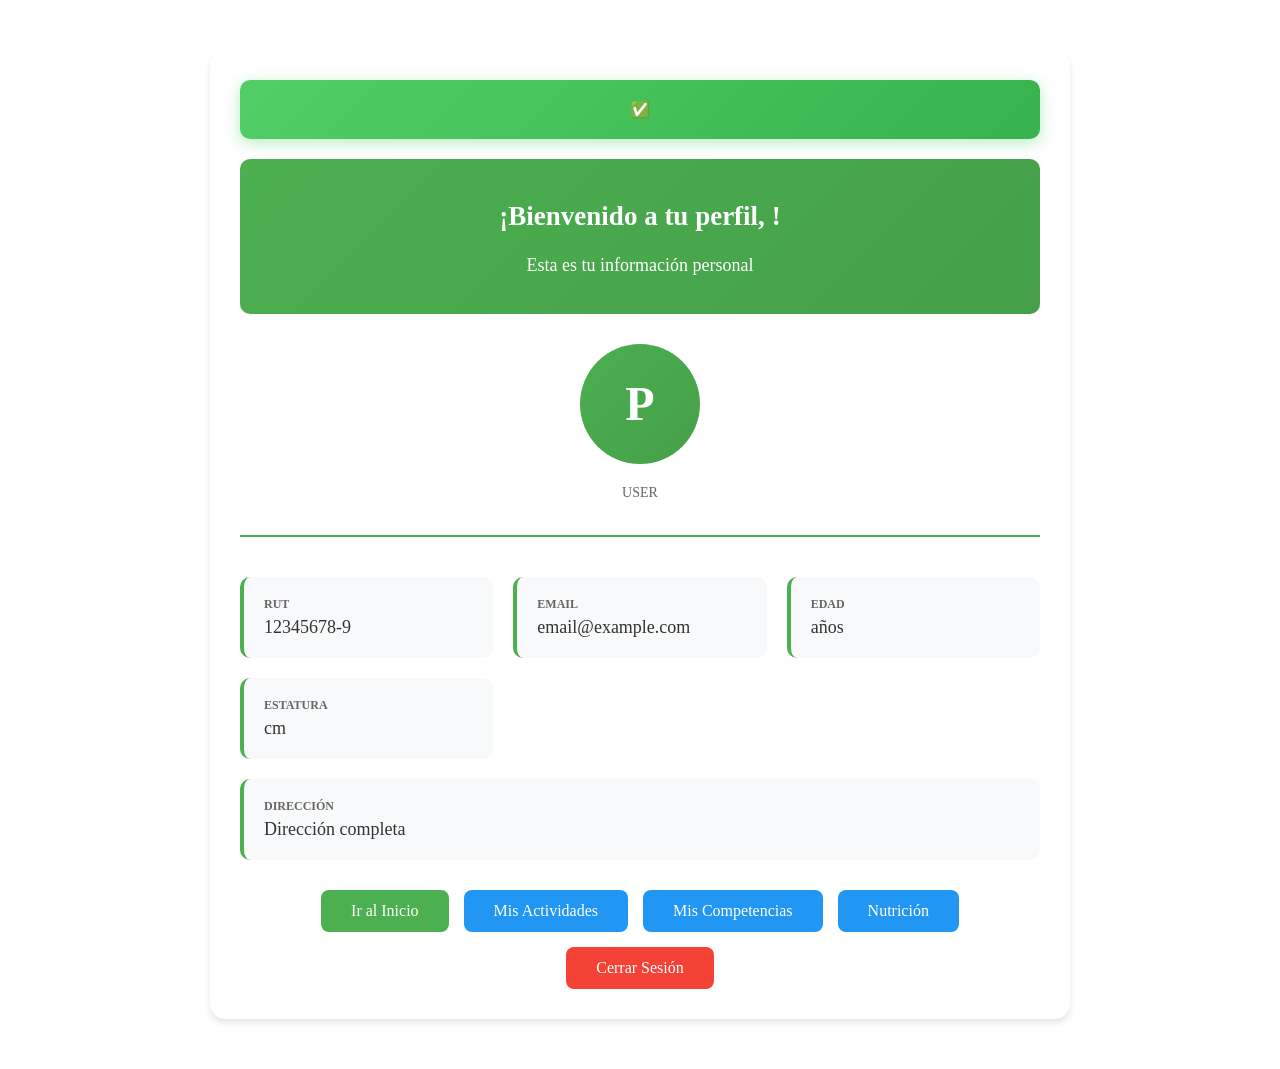
<file: src/main/resources/templates/user/perfil.html>
<!DOCTYPE html>
<html xmlns:th="http://www.thymeleaf.org">
<head>
    <meta charset="UTF-8">
    <meta name="viewport" content="width=device-width, initial-scale=1.0">
    <title>Mi Perfil - PROBJJ</title>
    <link rel="stylesheet" th:href="@{/css/styles.css}">
    <style>
        .perfil-container {
            max-width: 800px;
            margin: 50px auto;
            padding: 30px;
            background: white;
            border-radius: 15px;
            box-shadow: 0 4px 6px rgba(0,0,0,0.1);
        }
        
        .perfil-header {
            text-align: center;
            margin-bottom: 40px;
            padding-bottom: 20px;
            border-bottom: 2px solid #4CAF50;
        }
        
        .perfil-header h1 {
            color: #4CAF50;
            margin-bottom: 10px;
        }
        
        .perfil-avatar {
            width: 120px;
            height: 120px;
            background: linear-gradient(135deg, #4CAF50, #45a049);
            border-radius: 50%;
            margin: 0 auto 20px;
            display: flex;
            align-items: center;
            justify-content: center;
            font-size: 48px;
            color: white;
            font-weight: bold;
        }
        
        .perfil-info {
            display: grid;
            grid-template-columns: repeat(auto-fit, minmax(250px, 1fr));
            gap: 20px;
            margin-bottom: 30px;
        }
        
        .info-card {
            background: #f8f9fa;
            padding: 20px;
            border-radius: 10px;
            border-left: 4px solid #4CAF50;
        }
        
        .info-card label {
            display: block;
            font-size: 12px;
            color: #666;
            text-transform: uppercase;
            margin-bottom: 5px;
            font-weight: 600;
        }
        
        .info-card .value {
            font-size: 18px;
            color: #333;
            font-weight: 500;
        }
        
        .perfil-actions {
            display: flex;
            gap: 15px;
            justify-content: center;
            flex-wrap: wrap;
            margin-top: 30px;
        }
        
        .btn {
            padding: 12px 30px;
            border: none;
            border-radius: 8px;
            font-size: 16px;
            cursor: pointer;
            text-decoration: none;
            display: inline-block;
            transition: all 0.3s;
        }
        
        .btn-primary {
            background: #4CAF50;
            color: white;
        }
        
        .btn-primary:hover {
            background: #45a049;
            transform: translateY(-2px);
            box-shadow: 0 4px 8px rgba(0,0,0,0.2);
        }
        
        .btn-secondary {
            background: #2196F3;
            color: white;
        }
        
        .btn-secondary:hover {
            background: #0b7dda;
            transform: translateY(-2px);
            box-shadow: 0 4px 8px rgba(0,0,0,0.2);
        }
        
        .btn-danger {
            background: #f44336;
            color: white;
        }
        
        .btn-danger:hover {
            background: #da190b;
            transform: translateY(-2px);
            box-shadow: 0 4px 8px rgba(0,0,0,0.2);
        }
        
        .welcome-message {
            text-align: center;
            background: linear-gradient(135deg, #4CAF50, #45a049);
            color: white;
            padding: 20px;
            border-radius: 10px;
            margin-bottom: 30px;
            font-size: 18px;
        }
        
        .success-banner {
            background: linear-gradient(135deg, #51cf66 0%, #37b24d 100%);
            color: white;
            padding: 20px;
            border-radius: 10px;
            margin-bottom: 20px;
            text-align: center;
            font-size: 16px;
            font-weight: 500;
            box-shadow: 0 4px 15px rgba(81, 207, 102, 0.4);
            animation: slideIn 0.6s ease-out;
        }
        
        @keyframes slideIn {
            from {
                opacity: 0;
                transform: translateY(-30px);
            }
            to {
                opacity: 1;
                transform: translateY(0);
            }
        }
    </style>
</head>
<body>
    
    <div class="perfil-container">
        <div class="success-banner" th:if="${success}">
            ✅ <span th:text="${success}"></span>
        </div>
        
        <div class="welcome-message">
            <h2>¡Bienvenido a tu perfil, <span th:text="${usuario.nombre}"></span>!</h2>
            <p>Esta es tu información personal</p>
        </div>
        
        <div class="perfil-header">
            <div class="perfil-avatar" th:text="${#strings.toUpperCase(#strings.substring(usuario.nombre, 0, 1))}">P</div>
            <h1><span th:text="${usuario.nombre}"></span> <span th:text="${usuario.apellido}"></span></h1>
            <p style="color: #666; font-size: 14px;" th:text="${usuario.rol}">USER</p>
        </div>
        
        <div class="perfil-info">
            <div class="info-card">
                <label>RUT</label>
                <div class="value" th:text="${usuario.rut}">12345678-9</div>
            </div>
            
            <div class="info-card">
                <label>Email</label>
                <div class="value" th:text="${usuario.email}">email@example.com</div>
            </div>
            
            <div class="info-card">
                <label>Edad</label>
                <div class="value"><span th:text="${usuario.edad}"></span> años</div>
            </div>
            
            <div class="info-card">
                <label>Estatura</label>
                <div class="value"><span th:text="${usuario.estatura}"></span> cm</div>
            </div>
            
            <div class="info-card" style="grid-column: 1 / -1;">
                <label>Dirección</label>
                <div class="value" th:text="${usuario.direccion}">Dirección completa</div>
            </div>
        </div>
        
        <div class="perfil-actions">
            <a href="/" class="btn btn-primary">Ir al Inicio</a>
            <a href="/actividad" class="btn btn-secondary">Mis Actividades</a>
            <a href="/competencia" class="btn btn-secondary">Mis Competencias</a>
            <a href="/nutrition" class="btn btn-secondary">Nutrición</a>
            <a href="/logout" class="btn btn-danger">Cerrar Sesión</a>
        </div>
    </div>
</body>
</html>
</file>
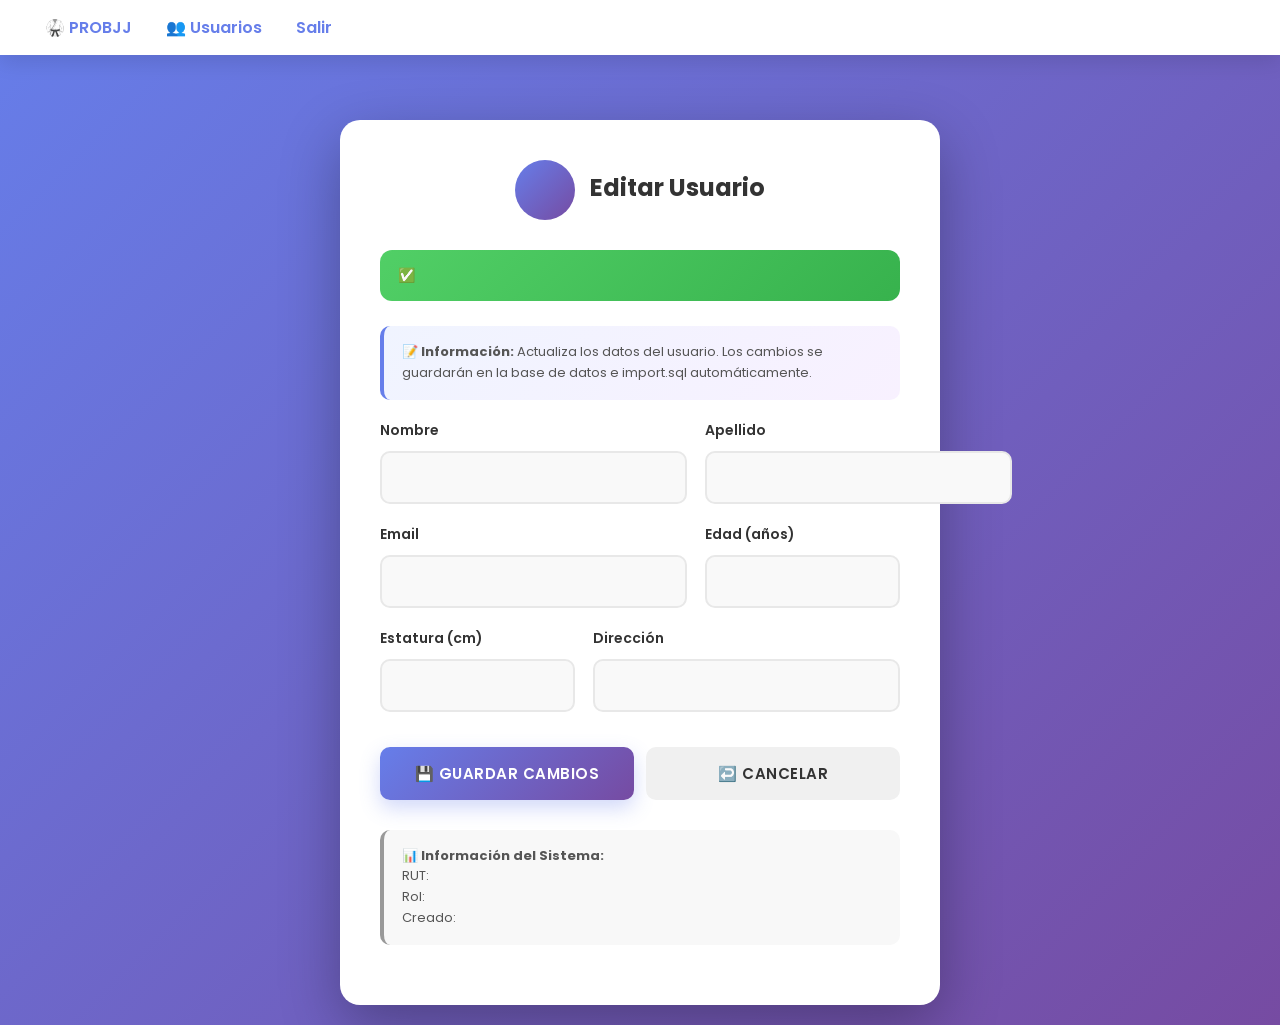
<file: src/main/resources/templates/usuario/editar.html>
<!DOCTYPE html>
<html lang="es" xmlns:th="http://www.thymeleaf.org">
<head>
    <meta charset="UTF-8">
    <meta name="viewport" content="width=device-width, initial-scale=1.0">
    <title>Editar Usuario - PROBJJ</title>
    <link href="https://fonts.googleapis.com/css2?family=Poppins:wght@300;400;500;600;700&display=swap" rel="stylesheet">
    <style>
        * {
            margin: 0;
            padding: 0;
            box-sizing: border-box;
        }

        body {
            font-family: 'Poppins', sans-serif;
            background: linear-gradient(135deg, #667eea 0%, #764ba2 100%);
            min-height: 100vh;
            display: flex;
            justify-content: center;
            align-items: center;
            padding: 20px;
        }

        .navbar {
            position: fixed;
            top: 0;
            left: 0;
            right: 0;
            background: white;
            padding: 15px 30px;
            box-shadow: 0 8px 20px rgba(0, 0, 0, 0.1);
            z-index: 1000;
        }

        .navbar a {
            color: #667eea;
            text-decoration: none;
            font-weight: 600;
            margin: 0 15px;
            transition: all 0.3s ease;
        }

        .navbar a:hover {
            color: #764ba2;
        }

        .container {
            width: 100%;
            max-width: 600px;
            margin-top: 100px;
        }

        .edit-card {
            background: white;
            border-radius: 20px;
            padding: 40px;
            box-shadow: 0 20px 60px rgba(0, 0, 0, 0.3);
            animation: slideUp 0.6s ease-out;
        }

        @keyframes slideUp {
            from {
                opacity: 0;
                transform: translateY(30px);
            }
            to {
                opacity: 1;
                transform: translateY(0);
            }
        }

        .edit-header {
            text-align: center;
            margin-bottom: 30px;
            display: flex;
            align-items: center;
            justify-content: center;
            gap: 15px;
        }

        .avatar {
            width: 60px;
            height: 60px;
            border-radius: 50%;
            background: linear-gradient(135deg, #667eea 0%, #764ba2 100%);
            display: flex;
            align-items: center;
            justify-content: center;
            color: white;
            font-size: 32px;
            font-weight: 700;
        }

        .edit-header-text h1 {
            color: #333;
            font-size: 24px;
            margin-bottom: 5px;
        }

        .edit-header-text p {
            color: #999;
            font-size: 14px;
        }

        .success-message {
            background: linear-gradient(135deg, #51cf66 0%, #37b24d 100%);
            color: white;
            padding: 15px 18px;
            border-radius: 12px;
            margin-bottom: 25px;
            display: flex;
            align-items: center;
            gap: 12px;
            font-size: 14px;
            font-weight: 500;
            animation: slideDown 0.5s ease-out;
        }

        @keyframes slideDown {
            from {
                opacity: 0;
                transform: translateY(-10px);
            }
            to {
                opacity: 1;
                transform: translateY(0);
            }
        }

        .form-row {
            display: grid;
            grid-template-columns: 1fr 1fr;
            gap: 18px;
            margin-bottom: 20px;
        }

        .form-row.full {
            grid-template-columns: 1fr;
        }

        .form-group {
            display: flex;
            flex-direction: column;
        }

        .form-group label {
            display: block;
            margin-bottom: 10px;
            color: #333;
            font-weight: 600;
            font-size: 14px;
        }

        .form-group input {
            padding: 14px 16px;
            border: 2px solid #e8e8e8;
            border-radius: 10px;
            font-size: 14px;
            font-family: 'Poppins', sans-serif;
            transition: all 0.3s ease;
            background: #f9f9f9;
        }

        .form-group input::placeholder {
            color: #bbb;
        }

        .form-group input:focus {
            outline: none;
            border-color: #667eea;
            background: white;
            box-shadow: 0 0 0 4px rgba(102, 126, 234, 0.15);
        }

        .btn-container {
            margin-top: 35px;
            display: flex;
            gap: 12px;
        }

        .btn {
            flex: 1;
            padding: 15px 24px;
            border: none;
            border-radius: 10px;
            font-size: 15px;
            font-weight: 600;
            cursor: pointer;
            transition: all 0.3s ease;
            font-family: 'Poppins', sans-serif;
            text-transform: uppercase;
            letter-spacing: 0.5px;
            text-decoration: none;
            display: flex;
            align-items: center;
            justify-content: center;
            gap: 8px;
        }

        .btn-primary {
            background: linear-gradient(135deg, #667eea 0%, #764ba2 100%);
            color: white;
            box-shadow: 0 8px 20px rgba(102, 126, 234, 0.3);
        }

        .btn-primary:hover {
            transform: translateY(-3px);
            box-shadow: 0 12px 30px rgba(102, 126, 234, 0.4);
        }

        .btn-secondary {
            background: #f0f0f0;
            color: #333;
            box-shadow: none;
        }

        .btn-secondary:hover {
            background: #e0e0e0;
        }

        .info-box {
            background: linear-gradient(135deg, #f0f4ff 0%, #f8f1ff 100%);
            border-left: 4px solid #667eea;
            padding: 16px 18px;
            border-radius: 10px;
            margin-bottom: 20px;
            font-size: 13px;
            color: #555;
            line-height: 1.6;
        }

        @media (max-width: 768px) {
            .edit-card {
                padding: 25px;
            }

            .form-row {
                grid-template-columns: 1fr;
            }

            .btn-container {
                flex-direction: column;
            }
        }
    </style>
</head>
<body>
    <!-- NAVBAR -->
    <div class="navbar">
        <a href="/">🥋 PROBJJ</a>
        <a href="/usuario/">👥 Usuarios</a>
        <a href="/logout">Salir</a>
    </div>

    <div class="container">
        <div class="edit-card">
            <!-- HEADER -->
            <div class="edit-header">
                <div class="avatar" th:text="${usuario.getNombre().charAt(0)}"></div>
                <div class="edit-header-text">
                    <h1>Editar Usuario</h1>
                    <p th:text="${usuario.getNombre() + ' ' + usuario.getApellido()}"></p>
                </div>
            </div>

            <!-- SUCCESS MESSAGE -->
            <div th:if="${mensaje}" class="success-message">
                <span>✅</span>
                <span th:text="${mensaje}"></span>
            </div>

            <!-- INFO BOX -->
            <div class="info-box">
                <strong>📝 Información:</strong> Actualiza los datos del usuario. Los cambios se guardarán en la base de datos e import.sql automáticamente.
            </div>

            <!-- FORM -->
            <form th:action="@{/usuario/actualizar/{id}(id=${usuario.getId()})}" method="post">
                <!-- NOMBRE y APELLIDO -->
                <div class="form-row">
                    <div class="form-group">
                        <label for="nombre">Nombre</label>
                        <input type="text" id="nombre" name="nombre" th:value="${usuario.getNombre()}" required>
                    </div>
                    <div class="form-group">
                        <label for="apellido">Apellido</label>
                        <input type="text" id="apellido" name="apellido" th:value="${usuario.getApellido()}" required>
                    </div>
                </div>

                <!-- EMAIL y EDAD -->
                <div class="form-row">
                    <div class="form-group">
                        <label for="email">Email</label>
                        <input type="email" id="email" name="email" th:value="${usuario.getEmail()}" required>
                    </div>
                    <div class="form-group">
                        <label for="edad">Edad (años)</label>
                        <input type="number" id="edad" name="edad" th:value="${usuario.getEdad()}" min="13" max="120" required>
                    </div>
                </div>

                <!-- ESTATURA y DIRECCIÓN -->
                <div class="form-row">
                    <div class="form-group">
                        <label for="estatura">Estatura (cm)</label>
                        <input type="number" id="estatura" name="estatura" th:value="${usuario.getEstatura()}" min="100" max="250" step="0.1" required>
                    </div>
                    <div class="form-group">
                        <label for="direccion">Dirección</label>
                        <input type="text" id="direccion" name="direccion" th:value="${usuario.getDireccion()}" required>
                    </div>
                </div>

                <!-- BUTTONS -->
                <div class="btn-container">
                    <button type="submit" class="btn btn-primary">💾 Guardar Cambios</button>
                    <a href="/usuario/" class="btn btn-secondary">↩️ Cancelar</a>
                </div>
            </form>

            <!-- READ-ONLY INFO -->
            <div class="info-box" style="margin-top: 30px; background: #f8f8f8; border-left-color: #999;">
                <strong>📊 Información del Sistema:</strong><br>
                RUT: <span th:text="${usuario.getRut()}"></span><br>
                Rol: <span th:text="${usuario.getRol()}"></span><br>
                Creado: <span th:text="${#dates.format(usuario.getCreatAt(), 'dd/MM/yyyy HH:mm')}"></span>
            </div>
        </div>
    </div>
</body>
</html>
</file>
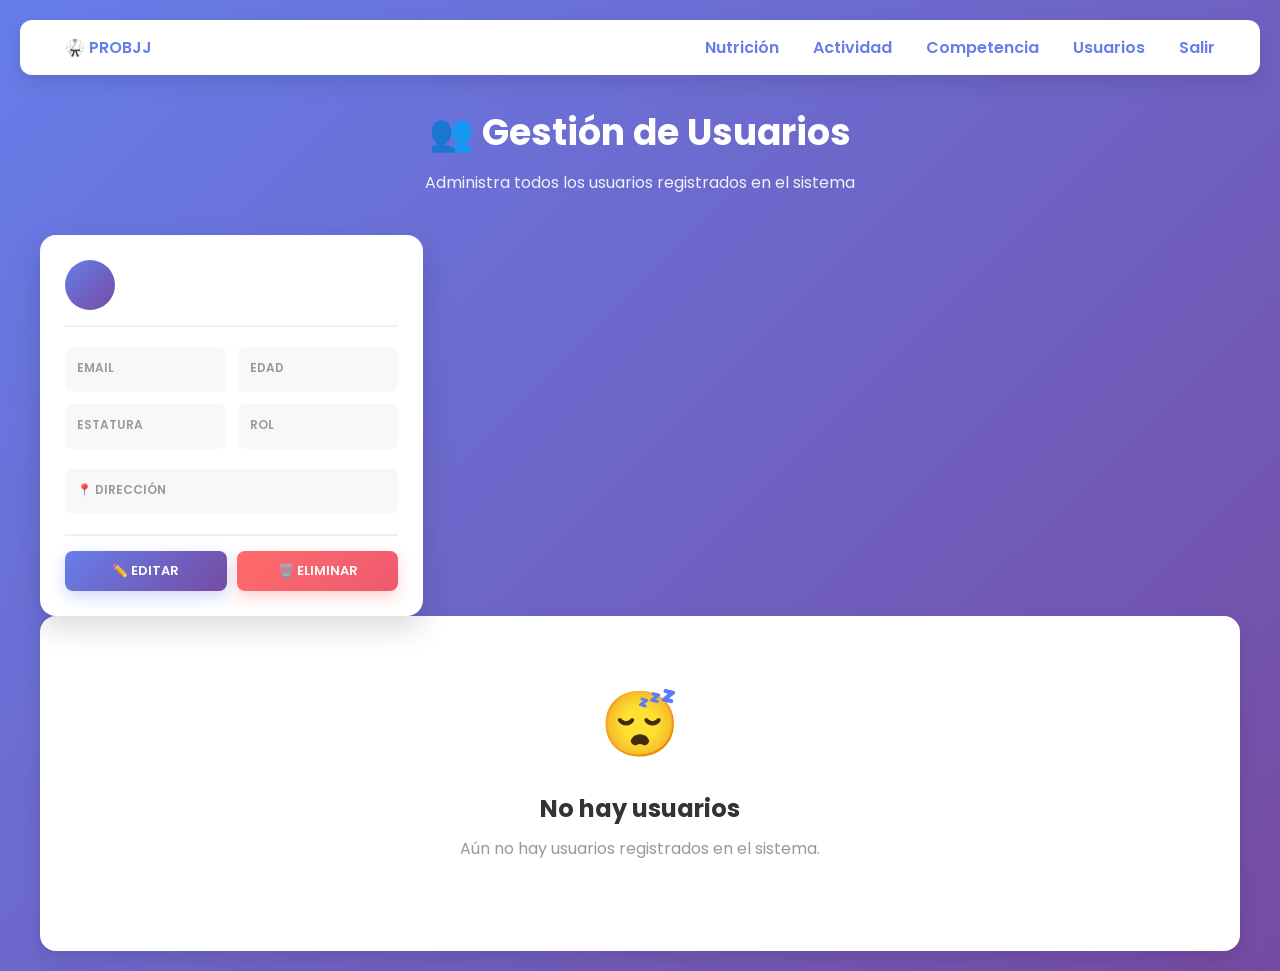
<file: src/main/resources/templates/usuario/lista.html>
<!DOCTYPE html>
<html lang="es" xmlns:th="http://www.thymeleaf.org">
<head>
    <meta charset="UTF-8">
    <meta name="viewport" content="width=device-width, initial-scale=1.0">
    <title>Gestión de Usuarios - PROBJJ</title>
    <link href="https://fonts.googleapis.com/css2?family=Poppins:wght@300;400;500;600;700&display=swap" rel="stylesheet">
    <style>
        * {
            margin: 0;
            padding: 0;
            box-sizing: border-box;
        }

        body {
            font-family: 'Poppins', sans-serif;
            background: linear-gradient(135deg, #667eea 0%, #764ba2 100%);
            min-height: 100vh;
            padding: 20px;
        }

        .navbar {
            background: white;
            padding: 15px 30px;
            border-radius: 12px;
            margin-bottom: 30px;
            box-shadow: 0 8px 20px rgba(0, 0, 0, 0.1);
            display: flex;
            justify-content: space-between;
            align-items: center;
            position: sticky;
            top: 0;
            z-index: 100;
        }

        .navbar a {
            color: #667eea;
            text-decoration: none;
            font-weight: 600;
            margin: 0 15px;
            transition: all 0.3s ease;
        }

        .navbar a:hover {
            color: #764ba2;
        }

        .container {
            max-width: 1200px;
            margin: 0 auto;
        }

        .header {
            text-align: center;
            color: white;
            margin-bottom: 40px;
        }

        .header h1 {
            font-size: 36px;
            margin-bottom: 10px;
        }

        .header p {
            font-size: 16px;
            opacity: 0.9;
        }

        .usuarios-grid {
            display: grid;
            grid-template-columns: repeat(auto-fill, minmax(350px, 1fr));
            gap: 25px;
        }

        .usuario-card {
            background: white;
            border-radius: 16px;
            padding: 25px;
            box-shadow: 0 12px 30px rgba(0, 0, 0, 0.15);
            transition: all 0.3s ease;
            animation: slideUp 0.6s ease-out;
        }

        @keyframes slideUp {
            from {
                opacity: 0;
                transform: translateY(20px);
            }
            to {
                opacity: 1;
                transform: translateY(0);
            }
        }

        .usuario-card:hover {
            transform: translateY(-8px);
            box-shadow: 0 16px 40px rgba(102, 126, 234, 0.2);
        }

        .usuario-header {
            display: flex;
            align-items: center;
            gap: 15px;
            margin-bottom: 20px;
            padding-bottom: 15px;
            border-bottom: 2px solid #f0f0f0;
        }

        .usuario-avatar {
            width: 50px;
            height: 50px;
            border-radius: 50%;
            background: linear-gradient(135deg, #667eea 0%, #764ba2 100%);
            display: flex;
            align-items: center;
            justify-content: center;
            color: white;
            font-size: 24px;
            font-weight: 700;
        }

        .usuario-nombre {
            flex: 1;
        }

        .usuario-nombre h3 {
            color: #333;
            font-size: 18px;
            margin-bottom: 3px;
        }

        .usuario-nombre p {
            color: #999;
            font-size: 13px;
        }

        .usuario-info {
            display: grid;
            grid-template-columns: 1fr 1fr;
            gap: 12px;
            margin-bottom: 20px;
        }

        .info-item {
            background: #f8f8f8;
            padding: 12px;
            border-radius: 8px;
        }

        .info-label {
            color: #999;
            font-size: 12px;
            font-weight: 600;
            text-transform: uppercase;
            margin-bottom: 3px;
        }

        .info-value {
            color: #333;
            font-size: 14px;
            font-weight: 600;
        }

        .usuario-actions {
            display: flex;
            gap: 10px;
            margin-top: 20px;
            padding-top: 15px;
            border-top: 2px solid #f0f0f0;
        }

        .btn {
            flex: 1;
            padding: 10px 16px;
            border: none;
            border-radius: 8px;
            font-size: 13px;
            font-weight: 600;
            cursor: pointer;
            transition: all 0.3s ease;
            text-decoration: none;
            text-align: center;
            font-family: 'Poppins', sans-serif;
            text-transform: uppercase;
        }

        .btn-primary {
            background: linear-gradient(135deg, #667eea 0%, #764ba2 100%);
            color: white;
            box-shadow: 0 6px 15px rgba(102, 126, 234, 0.3);
        }

        .btn-primary:hover {
            transform: translateY(-2px);
            box-shadow: 0 8px 20px rgba(102, 126, 234, 0.4);
        }

        .btn-danger {
            background: linear-gradient(135deg, #ff6b6b 0%, #ee5a6f 100%);
            color: white;
            box-shadow: 0 6px 15px rgba(255, 107, 107, 0.3);
        }

        .btn-danger:hover {
            transform: translateY(-2px);
            box-shadow: 0 8px 20px rgba(255, 107, 107, 0.4);
        }

        .empty-state {
            text-align: center;
            padding: 60px 20px;
            background: white;
            border-radius: 16px;
            box-shadow: 0 8px 20px rgba(0, 0, 0, 0.1);
        }

        .empty-state-icon {
            font-size: 64px;
            margin-bottom: 20px;
        }

        .empty-state h2 {
            color: #333;
            margin-bottom: 10px;
        }

        .empty-state p {
            color: #999;
            margin-bottom: 30px;
        }

        @media (max-width: 768px) {
            .usuarios-grid {
                grid-template-columns: 1fr;
            }

            .header h1 {
                font-size: 28px;
            }

            .usuario-actions {
                flex-direction: column;
            }

            .navbar {
                flex-direction: column;
                gap: 15px;
            }
        }
    </style>
</head>
<body>
    <!-- NAVBAR -->
    <div class="navbar">
        <div>
            <a href="/">🥋 PROBJJ</a>
        </div>
        <div>
            <a href="/nutricion/">Nutrición</a>
            <a href="/actividad/">Actividad</a>
            <a href="/competencia/">Competencia</a>
            <a href="/usuario/">Usuarios</a>
            <a href="/logout">Salir</a>
        </div>
    </div>

    <div class="container">
        <!-- HEADER -->
        <div class="header">
            <h1>👥 Gestión de Usuarios</h1>
            <p>Administra todos los usuarios registrados en el sistema</p>
        </div>

        <!-- LISTA DE USUARIOS -->
        <div th:if="${!usuarios.isEmpty()}" class="usuarios-grid">
            <div class="usuario-card" th:each="usuario : ${usuarios}">
                <!-- HEADER -->
                <div class="usuario-header">
                    <div class="usuario-avatar" th:text="${usuario.getNombre().charAt(0)}"></div>
                    <div class="usuario-nombre">
                        <h3 th:text="${usuario.getNombre() + ' ' + usuario.getApellido()}"></h3>
                        <p th:text="${usuario.getRut()}"></p>
                    </div>
                </div>

                <!-- INFO -->
                <div class="usuario-info">
                    <div class="info-item">
                        <div class="info-label">Email</div>
                        <div class="info-value" th:text="${usuario.getEmail()}"></div>
                    </div>
                    <div class="info-item">
                        <div class="info-label">Edad</div>
                        <div class="info-value" th:text="${usuario.getEdad() != null ? usuario.getEdad() + ' años' : '-'}"></div>
                    </div>
                    <div class="info-item">
                        <div class="info-label">Estatura</div>
                        <div class="info-value" th:text="${usuario.getEstatura() != null ? usuario.getEstatura() + ' cm' : '-'}"></div>
                    </div>
                    <div class="info-item">
                        <div class="info-label">Rol</div>
                        <div class="info-value" th:text="${usuario.getRol()}"></div>
                    </div>
                </div>

                <!-- DIRECCIÓN -->
                <div class="info-item">
                    <div class="info-label">📍 Dirección</div>
                    <div class="info-value" th:text="${usuario.getDireccion()}"></div>
                </div>

                <!-- ACCIONES -->
                <div class="usuario-actions">
                    <a th:href="@{/usuario/editar/{id}(id=${usuario.getId()})}" class="btn btn-primary">✏️ Editar</a>
                    <a th:href="@{/usuario/eliminar/{id}(id=${usuario.getId()})}" class="btn btn-danger" onclick="return confirm('¿Eliminar este usuario?');">🗑️ Eliminar</a>
                </div>
            </div>
        </div>

        <!-- ESTADO VACÍO -->
        <div th:if="${usuarios.isEmpty()}" class="empty-state">
            <div class="empty-state-icon">😴</div>
            <h2>No hay usuarios</h2>
            <p>Aún no hay usuarios registrados en el sistema.</p>
        </div>
    </div>
</body>
</html>
</file>
